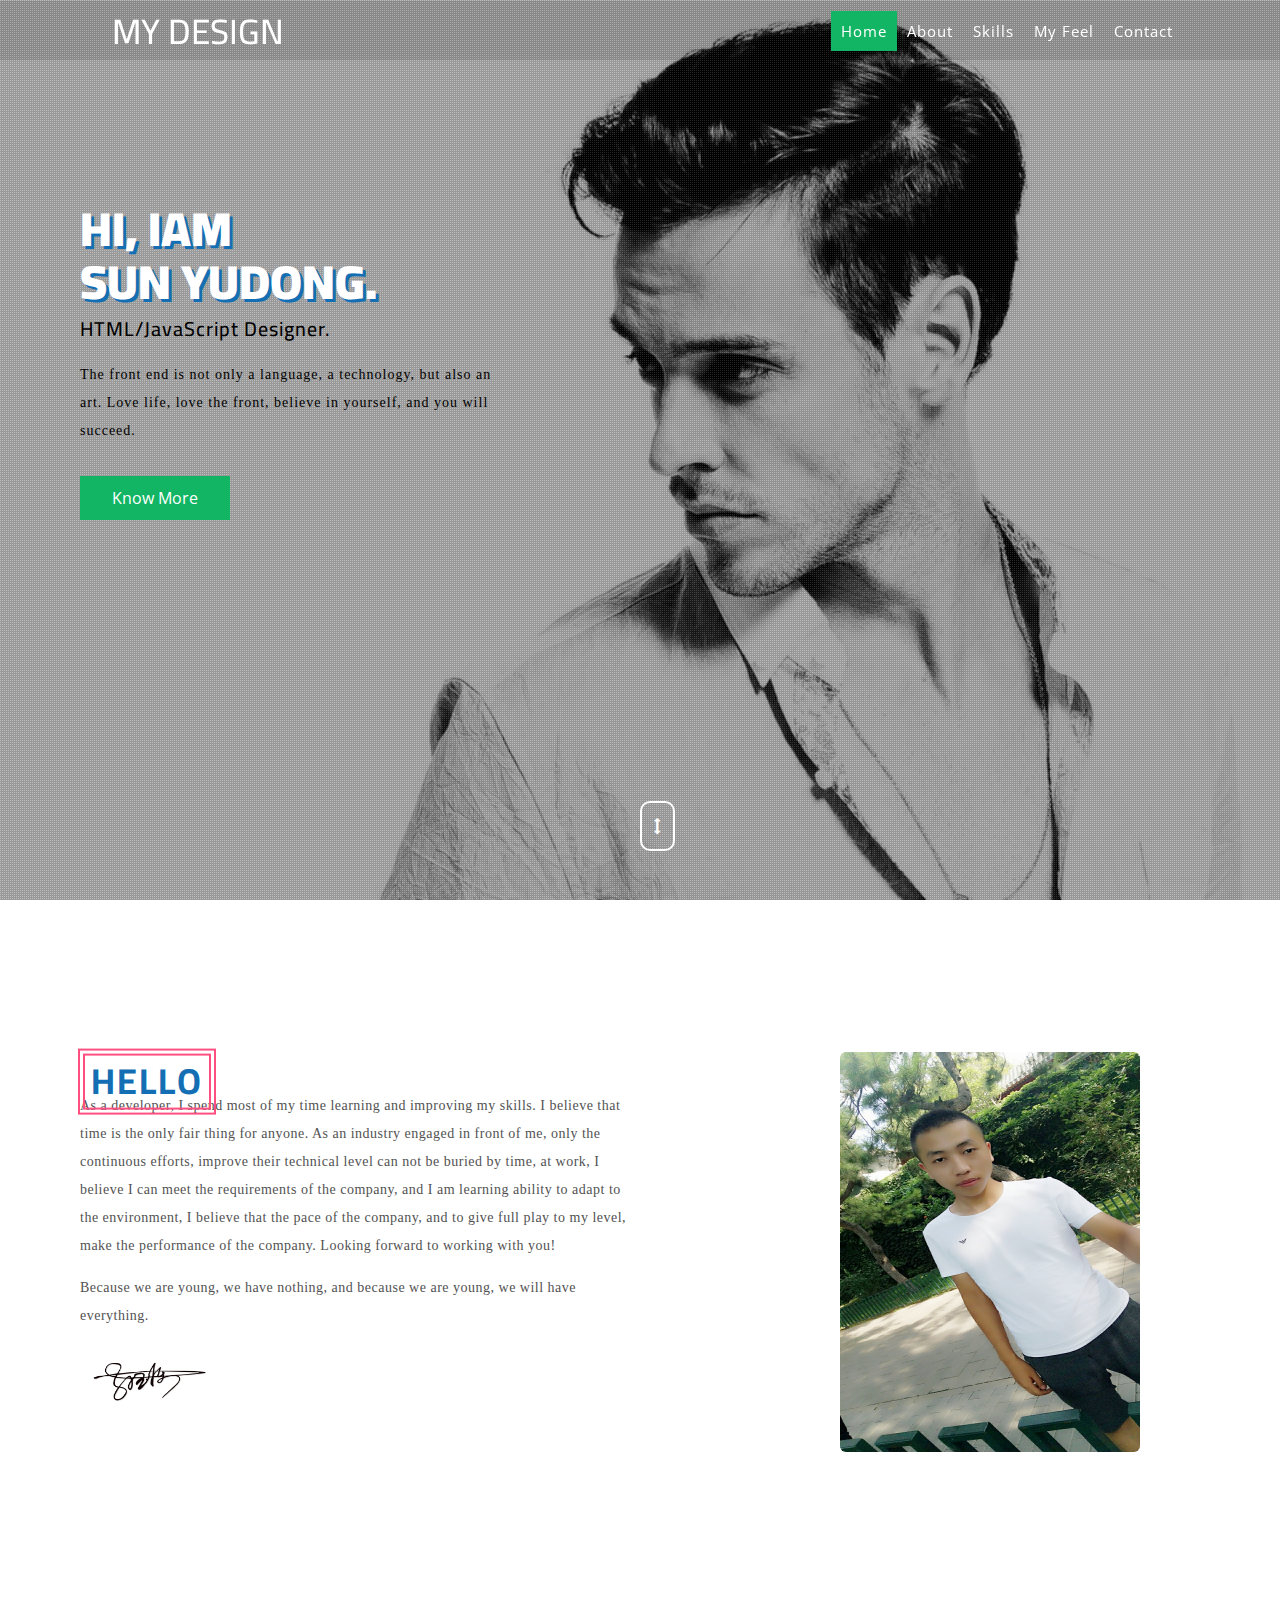
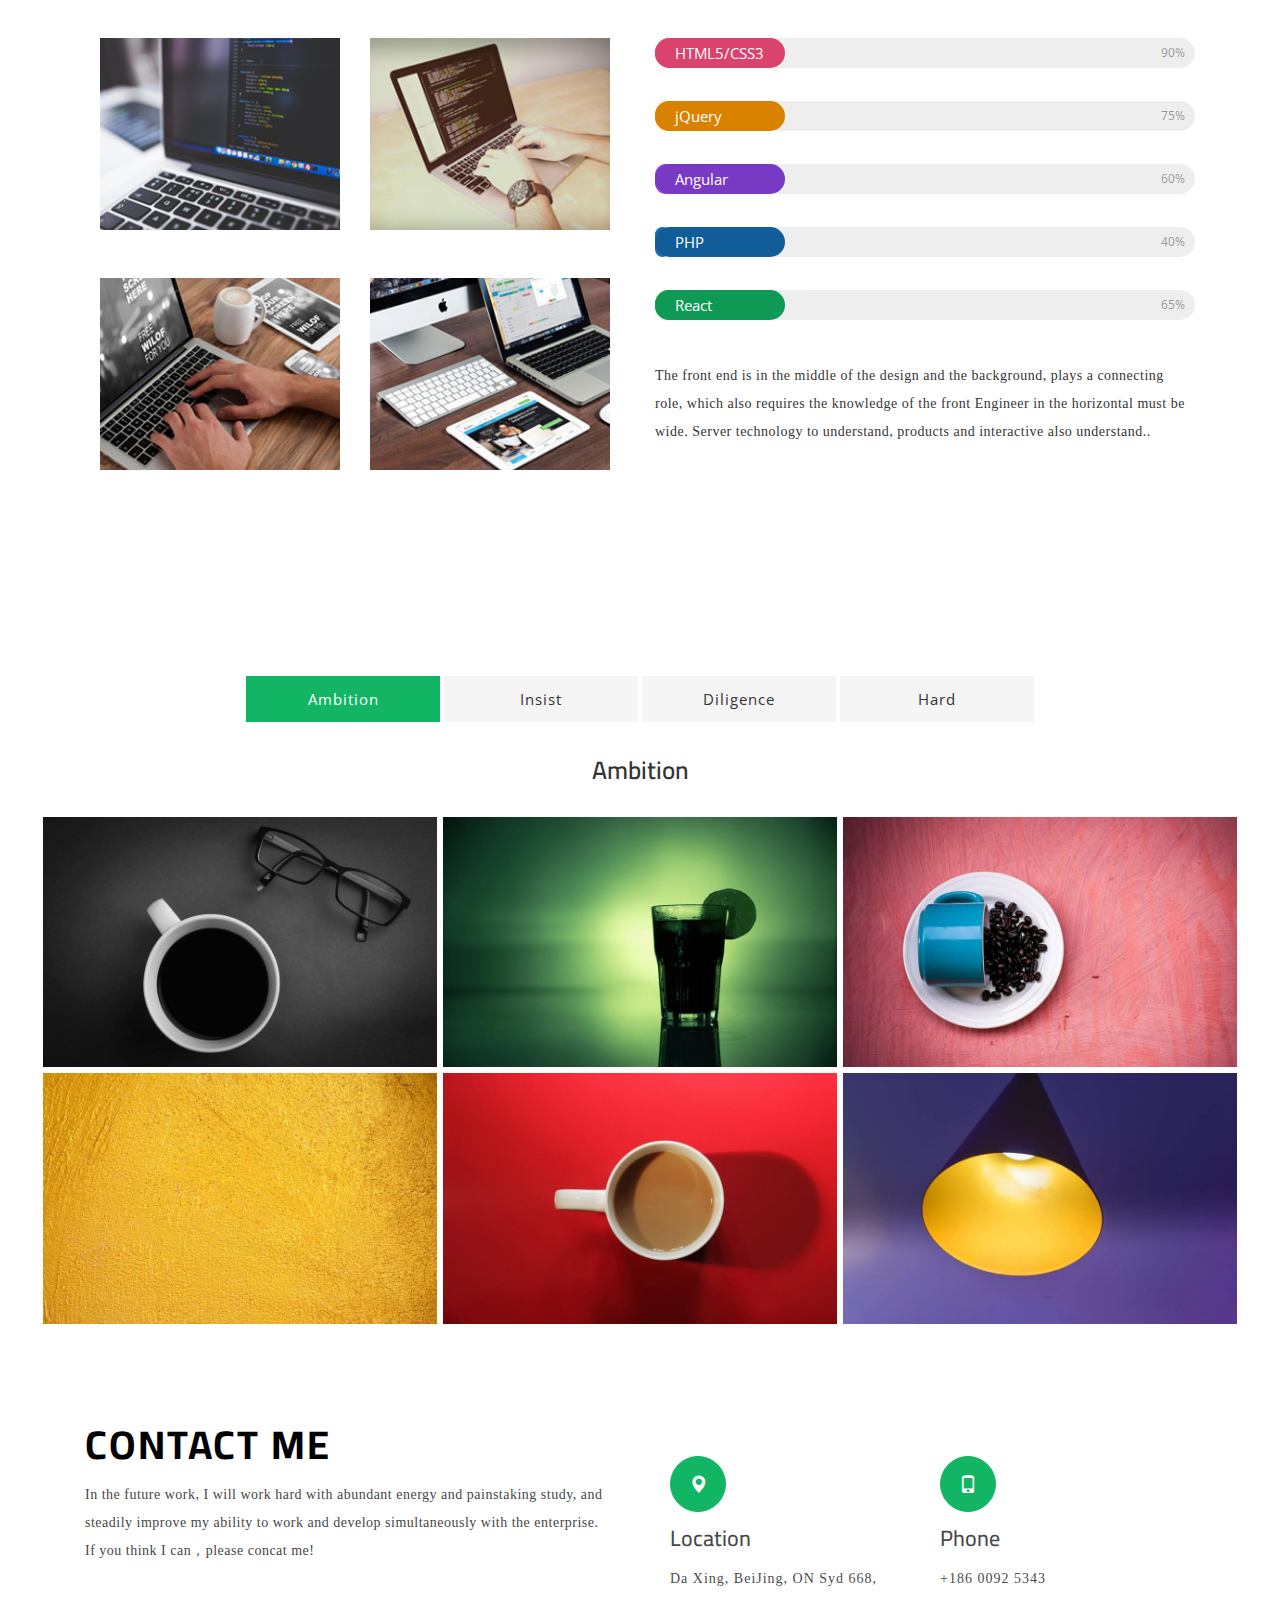
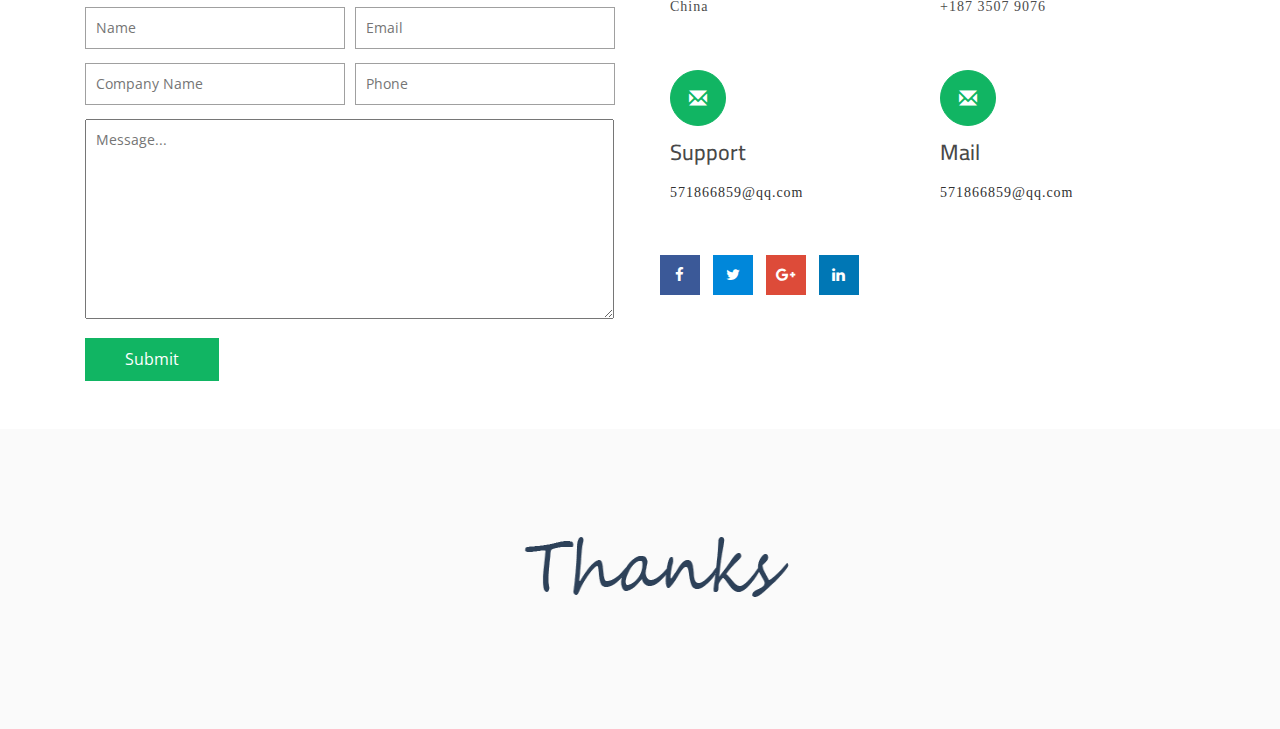
<file: index.html>
<!DOCTYPE html>
<html lang="en">
<head>
<title>personal website</title>
<link rel="shortcut icon" href="images/gza.png" type="image/x-icon" />
<!-- custom-theme -->
<meta name="viewport" content="width=device-width, initial-scale=1">
<meta http-equiv="Content-Type" content="text/html; charset=utf-8" />
<meta name="keywords" content="html,html5,css3,孙玉栋, 前端开发, web前端, web前端开发,
前端开发工程师, CSS, JavaScript,Ajax, jQuery,React, Vue" />
<meta name="description" content="孙玉栋,personal website，收集和发布前端开发信息的博客" />
    <style>
        /*css*/
        @import url('css/css.css');
    </style>
</head>
<body id="page-top" data-spy="scroll" data-target=".navbar-fixed-top">
<!-- banner -->
<div class="banner" id="home">
	<div class="agileinfo-dot">
		<div class="container">
		<!-- header -->
		<div class="header">
			<!-- Navigation -->
			<nav class="navbar navbar-default navbar-fixed-top"> 
					<div class="navbar-header page-scroll">
						<button type="button" class="navbar-toggle" data-toggle="collapse" data-target=".navbar-ex1-collapse">
							<span class="sr-only">My_Design</span>
							<span class="icon-bar"></span>
							<span class="icon-bar"></span>
							<span class="icon-bar"></span>
						</button>
						<h1><a class="navbar-brand" href="index.html">My Design</a></h1>
					</div> 
					<!-- Collect the nav links, forms, and other content for toggling -->
					<div class="collapse navbar-collapse navbar-ex1-collapse">
						<ul class="nav navbar-nav navbar-right cl-effect-five">
							<!-- Hidden li included to remove active class from about link when scrolled up past about section -->
							<li class="hidden"><a class="page-scroll" href="#page-top"></a>	</li>
							<li><a class="page-scroll scroll" href="#home">Home</a></li>
							<li><a class="page-scroll scroll" href="#about">About</a></li>
							<li><a class="page-scroll scroll" href="#skills">Skills</a></li>
							<li><a class="page-scroll scroll" href="#portfolio">My Feel</a></li>
							<li><a class="page-scroll scroll" href="#contact">Contact</a></li>
						</ul>
					</div>
					<!-- /.navbar-collapse -->
				<!-- /.container -->
			</nav>  
		</div>	
		<!-- //header -->

			<div class="wTh_banner_info">
				<div class="wTh_banner_info_grid">
					<h2 data-aos="fade-right">Hi, iam </h2>
					<h2 data-aos="fade-right">Sun YuDong.</h2>
					<h5>HTML/JavaScript Designer.</h5>
					<p>The front end is not only a language, a technology, but also an art.
                        Love life, love the front, believe in yourself, and you will succeed.</p>
					<ul data-aos="slide-up">
						<li><a href="#" class="wThls_more" data-toggle="modal" data-target="#myModal">Know More</a></li>
					</ul>
				</div>
			</div>
			<div class="thim-click-to-bottom">
				<a href="#about" class="scroll">
					<i class="fa fa-arrows-v" aria-hidden="true"></i>
				</a>
			</div>
		</div>
	</div>
</div>
<!-- banner -->

<!-- bootstrap-modal-pop-up -->
	<!-- modal -->
	<div class="modal about-modal fade" id="myModal" tabindex="-1" role="dialog">
		<div class="modal-dialog" role="document">
			<div class="modal-content">
				<div class="modal-header"> 
					<button type="button" class="close" data-dismiss="modal" aria-label="Close"><span aria-hidden="true">&times;</span></button>						
						<h4 class="modal-title">About Me</h4>
				</div> 
				<div class="modal-body">
					<div class="modalpad">
						<div class="about-modal wthree">
							<h3>Hi, i'm <span>Sun YuDong</span></h3>
							<h4>HTML/JavaScript programmer</h4>
							<ul class="address">
								<li>
									<ul class="agileits-address-text ">
										<li><b>D.O.B</b></li>
										<li>06-05-1998</li>
									</ul>
								</li>
                                <li>
                                    <ul class="agileits-address-text">
                                        <li><b>Age</b></li>
                                        <li><a href="#">20</a></li>
                                    </ul>
                                </li>
								<li>
									<ul class="agileits-address-text">
										<li><b>PHONE </b></li>
										<li>18600925343</li>
									</ul>
								</li>
                                <li>
                                    <ul class="agileits-address-text ">
                                        <li><b>WeChat</b></li>
                                        <li>571866859</li>
                                    </ul>
                                </li>
                                <li>
                                    <ul class="agileits-address-text ">
                                        <li><b>QQ</b></li>
                                        <li>571866859</li>
                                    </ul>
                                </li>
								<li>
									<ul class="agileits-address-text">
										<li><b>ADDRESS </b></li>
										<li>北京大兴</li>
									</ul>
								</li>
								<li>
									<ul class="agileits-address-text">
										<li><b>E-MAIL </b></li>
										<li><a href="mailto:example@mail.com">571866859@qq.com</a></li>
									</ul>
								</li>
                                <li>
                                    <ul class="agileits-address-text ">
                                        <li><b>Motto</b></li>
                                        <li>You must be poor if you are so busy</li>
                                    </ul>
                                </li>

                            </ul>
                        </div>
						<div class="clearfix"> </div>
				</div>
			</div>
		</div>
	</div>
	</div>
	<!-- //modal -->	
<!-- //bootstrap-modal-pop-up --> 

<!-- about -->
<div class="about" id="about">
	<h3 data-aos="zoom-in">About me</h3>
	<div class="col-md-six about-left">
		<h3 data-aos="slide-up">Hello</h3>
		<p>As a developer, I spend most of my time learning and improving my skills.
            I believe that time is the only fair thing for anyone.
            As an industry engaged in front of me, only the continuous efforts,
            improve their technical level can not be buried by time, at work,
            I believe I can meet the requirements of the company,
            and I am learning ability to adapt to the environment,
            I believe that the pace of the company, and to give full play to my level,
            make the performance of the company.
            Looking forward to working with you!</p>
		<p>Because we are young, we have nothing, and because we are young, we will have everything.</p>
		<img src="images/gqs.gif" alt=""/>
	</div>

    <div class="col-md-six about-right">
		<img src="images/mys.jpg" alt="" class="my"/>
	</div>
	<div class="clearfix"></div>
</div>
<!-- //about -->

<!-- skills -->
<div class="skills" id="skills">
	<div class="container">
				<h3 data-aos="zoom-in">Skills</h3>
		<div class="skill-grids">
			<div class="col-md-six skill-grids-left">
				<div class="col-md-six wThlabout-img">
				<div class="boxwTh-agile">
					<img src="images/s1.jpg" alt="" class="img-responsive" />
                    <a href="skill/one/html.html">
					<div class="agile-caption">
						<h3>HTML</h3>
						<p>One Cannot Die.</p>
					</div>
                    </a>
				</div>
				</div>
				<div class="col-md-six wThlabout-img">
				<div class="boxwTh-agile">
					<img src="images/s2.jpg" alt="" class="img-responsive" />
                    <a href="skill/can/can.html">
					<div class="agile-caption">
						<h3>JavaScript</h3>
						<p>3D Parallel world.</p>
					</div>
                    </a>
				</div>
				</div>
				<div class="clearfix"></div>
				<div class="col-md-six wThlabout-img">
				<div class="boxwTh-agile">
					<img src="images/s3.jpg" alt="" class="img-responsive" />
                    <a href="skill/xingxing/index.html">
					<div class="agile-caption">
						<h3>CSS</h3>
						<p>simulation 3D Planetary motion.</p>
					</div>
                    </a>
				</div>
				</div>
				<div class="col-md-six wThlabout-img">
				<div class="boxwTh-agile">
					<img src="images/s4.jpg" alt="" class="img-responsive" />
                    <a href="skill/cuimian/index.html">
					<div class="agile-caption">
						<h3>JQUERY</h3>
						<p>Hypnosis clock.</p>
					</div>
                    </a>
				</div>
				</div>
				<div class="clearfix"></div>
			</div>
			<div class="col-md-six skill-grids-right">
					
			<!-- Skills -->
			<div class="skillbar clearfix " data-percent="80%">
				<div class="skillbar-title" style="background: #ff4f81;"><span>HTML5/CSS3</span></div>
				<div class="skillbar-bar" style="background: #ff4f81;"></div>
				<div class="skill-bar-percent">90%</div>
			</div> <!-- End Skill Bar -->

			<div class="skillbar clearfix " data-percent="75%">
				<div class="skillbar-title" style="background: #ff9900;"><span>jQuery</span></div>
				<div class="skillbar-bar" style="background: #ff9900;"></div>
				<div class="skill-bar-percent">75%</div>
			</div> <!-- End Skill Bar -->

			<div class="skillbar clearfix " data-percent="60%">
				<div class="skillbar-title" style="background: #8e43e7;"><span>Angular</span></div>
				<div class="skillbar-bar" style="background: #8e43e7;"></div>
				<div class="skill-bar-percent">60%</div>
			</div> <!-- End Skill Bar -->

			<div class="skillbar clearfix " data-percent="40%">
				<div class="skillbar-title" style="background: #146eb4;"><span>PHP</span></div>
				<div class="skillbar-bar" style="background: #146eb4;"></div>
				<div class="skill-bar-percent">40%</div>
			</div> <!-- End Skill Bar -->

			<div class="skillbar clearfix " data-percent="75%">
				<div class="skillbar-title" style="background: #11b563;"><span>React</span></div>
				<div class="skillbar-bar" style="background: #11b563;"></div>
				<div class="skill-bar-percent">65%</div>
			</div> <!-- End Skill Bar -->

				<p class="p1">The front end is in the middle of the design and the background,
                    plays a connecting role,
                    which also requires the knowledge of the front Engineer in the horizontal must be wide.
                    Server technology to understand,
                    products and interactive also understand..</p>
			<!-- //Skills -->
			</div>
			<div class="clearfix"></div>
		</div>
	</div>
</div>
<!-- //skills -->


 
 <!-- Portfolio -->
	<div class="portfolio" id="portfolio">
		<h3 data-aos="zoom-in" >Mood Wall</h3>

		<div class="tabs tabs-style-bar">
			<nav>
				<ul>
					<li><a href="#section-bar-1" class="icon icon-box"><span>Ambition</span></a></li>
					<li><a href="#section-bar-2" class="icon icon-display"><span>Insist</span></a></li>
					<li><a href="#section-bar-3" class="icon icon-upload"><span>Diligence</span></a></li>
					<li><a href="#section-bar-four" class="icon icon-tools"><span>Hard</span></a></li>
				</ul>
			</nav>

			<div class="content-wrap">

				<!-- Tab-1 -->
				<section class="agileits">
					<h4>Ambition</h4>
					<div class="gallery-grids">
						<div class="col-md-four col-sm-four gallery-top">

								<figure class="effect-bubba">
									<img src="images/5.jpg" alt="" class="img-responsive">
									<figcaption>
										<h6>第一个青春是上帝给的</h6>
									</figcaption>
								</figure>

						</div>
						<div class="col-md-four col-sm-four gallery-top">

								<figure class="effect-bubba">
									<img src="images/p4.jpg" alt="" class="img-responsive">
									<figcaption>
										<h6>第二个青春是靠自己努力的</h6>
									</figcaption>
								</figure>

						</div>
						<div class="col-md-four col-sm-four gallery-top">

								<figure class="effect-bubba">
									<img src="images/p5.jpg" alt="" class="img-responsive">
									<figcaption>
										<h6>一个人必须经过一番刻苦奋斗</h6>
									</figcaption>
								</figure>

						</div>
						<div class="col-md-four col-sm-four gallery-top">

								<figure class="effect-bubba">
									<img src="images/p6.jpg" alt="" class="img-responsive">
									<figcaption>
										<h6>才会有所成就。</h6>
									</figcaption>
								</figure>

						</div>
						<div class="col-md-four col-sm-four gallery-top">

								<figure class="effect-bubba">
									<img src="images/p7.jpg" alt="" class="img-responsive">
									<figcaption>
										<h6>有期盼的生活</h6>
									</figcaption>
								</figure>

						</div>
						<div class="col-md-four col-sm-four gallery-top">

								<figure class="effect-bubba">
									<img src="images/p8.jpg" alt="" class="img-responsive">
									<figcaption>
										<h6>饮食当下的滋味。</h6>
									</figcaption>
								</figure>

						</div>
						<div class="clearfix"></div>
					</div>
				</section>
				<!-- //Tab-1 -->

				<!-- Tab-2 -->
				<section class="agileits">
					<h4>Insist</h4>
					<div class="gallery-grids">
						<div class="col-md-four col-sm-four gallery-top">

								<figure class="effect-bubba">
									<img src="images/p1.jpg" alt="" class="img-responsive">
									<figcaption>
										<h6>失去只是一种姿势</h6>
									</figcaption>
								</figure>

						</div>
						<div class="col-md-four col-sm-four gallery-top">

								<figure class="effect-bubba">
									<img src="images/p2.jpg" alt="" class="img-responsive">
									<figcaption>
										<h6>得到并不等同于幸福。</h6>
									</figcaption>
								</figure>

						</div>
						<div class="col-md-four col-sm-four gallery-top">
								<figure class="effect-bubba">
									<img src="images/p3.jpg" alt="" class="img-responsive">
									<figcaption>
										<h6>每一种创伤</h6>
									</figcaption>
								</figure>
						</div>
						<div class="col-md-four col-sm-four gallery-top">

								<figure class="effect-bubba">
									<img src="images/p12.jpg" alt="" class="img-responsive">
									<figcaption>
										<h6>都是一种成熟</h6>
									</figcaption>
								</figure>

						</div>
						<div class="col-md-four col-sm-four gallery-top">

								<figure class="effect-bubba">
									<img src="images/p13.jpg" alt="" class="img-responsive">
									<figcaption>
										<h6>时刻提醒自己</h6>
									</figcaption>
								</figure>

						</div>
						<div class="col-md-four col-sm-four gallery-top">

								<figure class="effect-bubba">
									<img src="images/8.jpg" alt="" class="img-responsive">
									<figcaption>
										<h6>你是谁，想成为什么样的人</h6>
									</figcaption>
								</figure>
						</div>

						<div class="clearfix"></div>
					</div>
				</section>
				<!-- //Tab-2 -->

				<!-- Tab-3 -->
				<section id="col-md-six" class="agileits">
					<h4>Diligence</h4>
					<div class="gallery-grids">
                        <div class="col-md-four col-sm-four gallery-top">
                                <figure class="effect-bubba">
                                    <img src="images/p9.jpg" alt="" class="img-responsive">
                                    <figcaption>
                                        <h6>你那么忙，一定很穷吧</h6>
                                    </figcaption>
                                </figure>
                        </div>

                        <div class="col-md-four col-sm-four gallery-top">

                                <figure class="effect-bubba">
                                    <img src="images/9.jpg" alt="" class="img-responsive">
                                    <figcaption>
                                        <h6>成年人的生活里没有容易二字</h6>
                                    </figcaption>
                                </figure>
                        </div>
                        <div class="col-md-four col-sm-four gallery-top">

                                <figure class="effect-bubba">
                                    <img src="images/6.jpg" alt="" class="img-responsive">
                                    <figcaption>
                                        <h6>没有什么是过不去的</h6>
                                    </figcaption>
                                </figure>
                        </div>
                        <div class="col-md-four col-sm-four gallery-top">

                                <figure class="effect-bubba">
                                    <img src="images/7.jpg" alt="" class="img-responsive">
                                    <figcaption>
                                        <h6>醒醒，你在几等舱</h6>
                                    </figcaption>
                                </figure>

                        </div>
						<div class="col-md-four col-sm-four gallery-top">

								<figure class="effect-bubba">
									<img src="images/p2.jpg" alt="" class="img-responsive">
									<figcaption>
										<h6>成功的速度</h6>
									</figcaption>
								</figure>

						</div>
						<div class="col-md-four col-sm-four gallery-top">

								<figure class="effect-bubba">
									<img src="images/p3.jpg" alt="" class="img-responsive">
									<figcaption>
										<h6>一定要超过父母老去的速度。</h6>
									</figcaption>
								</figure>

						</div>

						<div class="clearfix"></div>
					</div>
				</section>
				<!-- //Tab-3 -->

				<!-- Tab-4 -->
				<section class="agileits">
					<h4>Hard</h4>
					<div class="gallery-grids">
						<div class="col-md-four col-sm-four gallery-top">
								<figure class="effect-bubba">
									<img src="images/p10.jpg" alt="" class="img-responsive">
									<figcaption>
										<h6>世界终会为你的勇敢而让步。</h6>
									</figcaption>
								</figure>

						</div>
						<div class="col-md-four col-sm-four gallery-top">

								<figure class="effect-bubba">
									<img src="images/p11.jpg" alt="" class="img-responsive">
									<figcaption>
										<h6>忙于采集的蜜蜂</h6>
									</figcaption>
								</figure>

						</div>
						<div class="col-md-four col-sm-four gallery-top">

								<figure class="effect-bubba">
									<img src="images/p12.jpg" alt="" class="img-responsive">
									<figcaption>
										<h6>无暇在人前高谈阔论。</h6>
									</figcaption>
								</figure>
						</div>
						<div class="col-md-four col-sm-four gallery-top">

								<figure class="effect-bubba">
									<img src="images/p13.jpg" alt="" class="img-responsive">
									<figcaption>
										<h6>含泪播种的人一定能含笑收获。</h6>
									</figcaption>
								</figure>

						</div>
						<div class="col-md-four col-sm-four gallery-top">
								<figure class="effect-bubba">
									<img src="images/p5.jpg" alt="" class="img-responsive">
									<figcaption>
										<h6>懂得低头，才能出头。</h6>
									</figcaption>
								</figure>
						</div>

						<div class="col-md-four col-sm-four gallery-top">
								<figure class="effect-bubba">
									<img src="images/p6.jpg" alt="" class="img-responsive">
									<figcaption>
										<h6>人之所以能，是相信能。</h6>
									</figcaption>
								</figure>
						</div>
						<div class="clearfix"></div>
					</div>
				</section>
				<!-- //Tab-4 -->
				
			</div>
		</div>
</div>

<!-- contact -->
<div class="contact" id="contact">
	<div class="container">
		<div class="col-md-six contact-left">
			<h3>contact me</h3>
				<p>
                    In the future work,
                    I will work hard with abundant energy and painstaking study,
                    and steadily improve my ability to work and develop simultaneously with the enterprise.<br>
                    If you think I can，please concat me!
                </p>
			<form action="#" method="post">
					<div class="col-md-six agileits_agile_about_mail_left">
						<input type="text" name="Name" placeholder="Name" required="">
						<input type="text" name="Subject" placeholder="Company Name" required="">
					</div>
					<div class="col-md-six agileits_agile_about_mail_left">
						<input type="email" name="Email" placeholder="Email" required="">
						<input type="text" name="Phone" placeholder="Phone" required="">
					</div>
				<div class="clearfix"> </div>
				<textarea name="Message" placeholder="Message..." required=""></textarea>
				<input type="submit" value="Submit">
			</form>
		</div>
		<div class="col-md-six contact-right">
			<div class="col-md-six contactright1">
			<span class="glyphicon glyphicon-map-marker" aria-hidden="true"></span>
			<h4>Location</h4>
			<p>Da Xing, BeiJing, ON Syd 668, China</p>
			</div>
			<div class="col-md-six contactright1">
			<span class="glyphicon glyphicon-phone" aria-hidden="true"></span>
			<h4>Phone</h4>
			<p>+186 0092 5343</p>
			<p>+187 3507 9076</p>
			</div>
			<div class="clearfix"></div>
			<div class="col-md-six contactright1">
			<span class="glyphicon glyphicon-envelope" aria-hidden="true"></span>
			<h4>Support</h4>
			<p><a href="571866859@qq.com">571866859@qq.com</a></p>
			</div>
			<div class="col-md-six contactright1">
			<span class="glyphicon glyphicon-envelope" aria-hidden="true"></span>
			<h4>Mail</h4>
			<p><a href="571866859@qq.com">571866859@qq.com</a></p>
			</div>
			<div class="clearfix"></div>
			<ul class="top-links">
				<li><a href="#"><i class="fa fa-facebook"></i></a></li>
				<li><a href="#"><i class="fa fa-twitter"></i></a></li>
				<li><a href="#"><i class="fa fa-google-plus"></i></a></li>
				<li><a href="#"><i class="fa fa-linkedin"></i></a></li>
			</ul>
		</div>
		<div class="clearfix"></div>
	</div>
</div>

<!-- copyright -->


<div class="footer">
    <div class="box clear">
        <div class="footer-r">
            <img src="images/thanks.png" alt="">
        </div>
    </div>
</div>

<!-- js -->

<script type="text/javascript" src="js/jquery-2.1.4.min.js"></script>
<script src="js/bootstrap.js"></script>
<script src="js/cbpFWTabs.js"></script>
<script src="js/jquery.swipebox.min.js"></script>
<script src="js/index.js"></script>
<script src="js/aos.js"></script>
<script src="js/aos1.js"></script>
<script type="text/javascript" src="js/move-top.js"></script>
<script type="text/javascript" src="js/easing.js"></script>

</body>
</html>
</file>
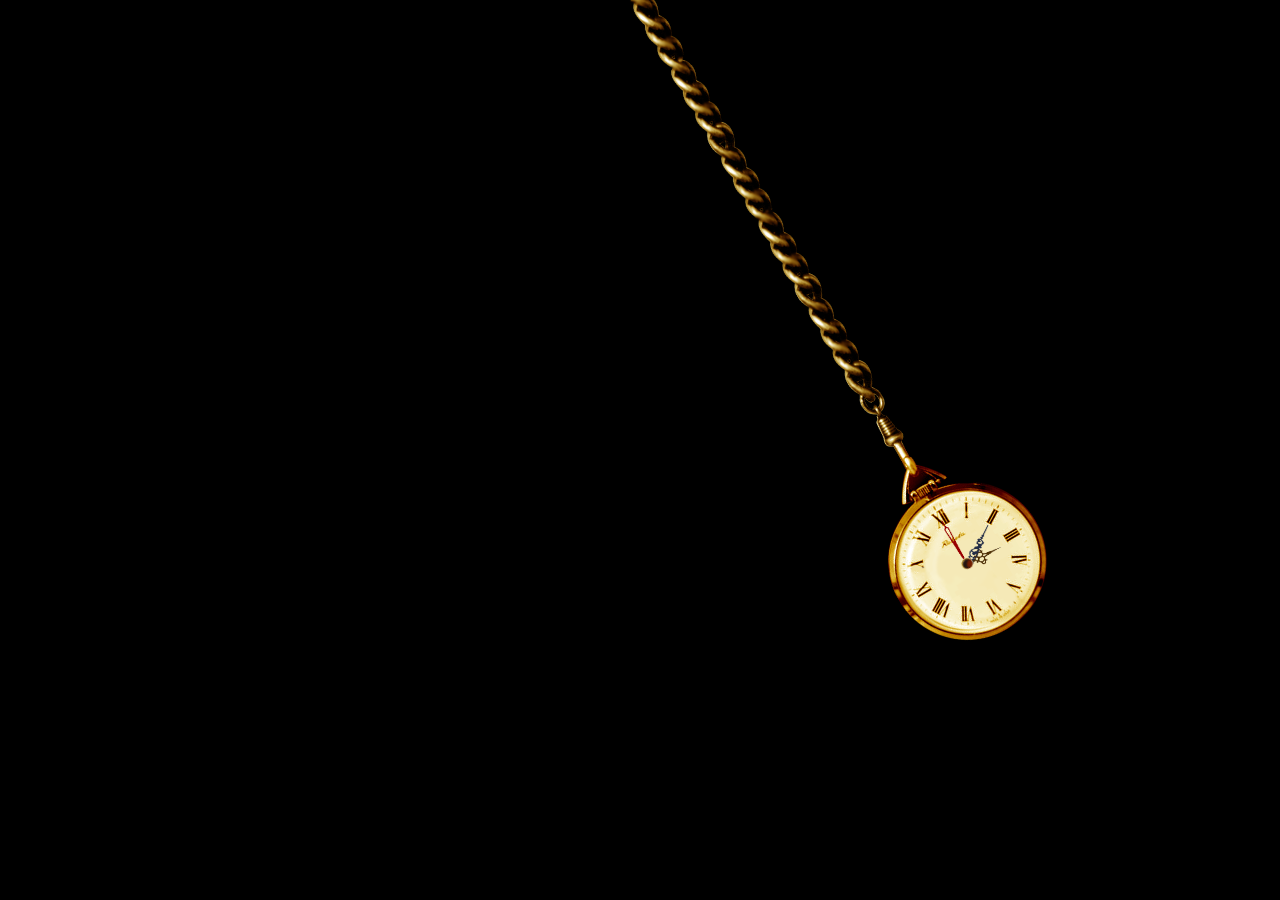
<file: skill/cuimian/index.html>
<!DOCTYPE html>
<html>
<head>
<meta charset="gb2312">
<title>jQuery+CSS3+HTML5���߻���ҡ�ڶ�����Ч</title>
<style type="text/css">
*{
	margin: 0;
	padding: 0;
}
body{
	background: #000;
}
@-webkit-keyframes rotate{
	to{
		-webkit-transform: rotate(30deg);
	}
}
@-ms-keyframes rotate{
	to{
		-ms-transform: rotate(30deg);
	}
}
@-moz-keyframes rotate{
	to{
		-moz-transform: rotate(30deg);
	}
}
@-o-keyframes rotate{
	to{
		-o-transform: rotate(30deg);
	}
}
@keyframes rotate{
	to{
		transform: rotate(30deg);
	}
}
.clock{
	-webkit-transform-origin: center top;
	-ms-transform-origin: center top;
	-moz-transform-origin: center top;
	-o-transform-origin: center top;
	transform-origin: center top;
	-webkit-transform: rotate(-30deg);
	-ms-transform: rotate(-30deg);
	-moz-transform: rotate(-30deg);
	-o-transform: rotate(-30deg);
	transform: rotate(-30deg);
	display: block;
	width: 200px;
	height:737px;
	margin: 0 auto;
	background: url(img/2.png) center no-repeat;
	background-size: 100% 100%;
	-webkit-animation: rotate 1.5s ease-in-out alternate infinite;
	-ms-animation: rotate 1.5s ease-in-out alternate infinite;
	-moz-animation: rotate 1.5s ease-in-out alternate infinite;
	-o-animation: rotate 1.5s ease-in-out alternate infinite;
	animation: rotate 1.5s ease-in-out alternate infinite;
	position: relative;
	margin-top: -5px;
}
.circle{
	width: 72%;
	height: 144px;
	position: absolute;
	bottom: 9px;
	left: 27px;
	border-radius: 200px;
}
.circlecenter{
	position: absolute;
	left: 50%;
	top: 50%;
	margin-left: -6px;
	margin-top: -6px;
	width: 12px;
	height: 12px;
	background: url(img/3.png) no-repeat center;
	background-size: 100% 100%;
	z-index: 5;
}
.shizhen{
	width: 16px;
	height: 38px;
	background: url(img/shizhen.png) center no-repeat;
	background-size: 100% 100%;
	position: absolute;
	left: 64px;
	top: 34px;
	-webkit-transform-origin: center bottom;
	-ms-transform-origin: center bottom;
	-moz-transform-origin: center bottom;
	-o-transform-origin: center bottom;
	transform-origin: center bottom;
	-webkit-animation: shizhen 43200s linear infinite;
	-ms-animation: shizhen 43200s linear infinite;
	-moz-animation: shizhen 43200s linear infinite;
	-o-animation: shizhen 43200s linear infinite;
	animation: shizhen 43200s linear infinite;
	-webkit-transform: rotate(0deg);
	-ms-transform: rotate(0deg);
	-moz-transform: rotate(0deg);
	-o-transform: rotate(0deg);
	transform: rotate(0deg);
	z-index: 2;
}
@-webkit-keyframes shizhen{
	to{-webkit-transform: rotate(360deg);}
}
@-ms-keyframes shizhen{
	to{-ms-transform: rotate(360deg);}
}
@-moz-keyframes shizhen{
	to{-moz-transform: rotate(360deg);}
}
@-o-keyframes shizhen{
	to{-o-transform: rotate(360deg);}
}
@keyframes shizhen{
	to{transform: rotate(360deg);}
}
.fenzhen{
	width: 9px;
	height: 44px;
	background: url(img/fenzhen.png) center no-repeat;
	background-size: 100% 100%;
	position: absolute;
	left: 68px;
	top: 29px;
	-webkit-transform-origin: center bottom;
	-ms-transform-origin: center bottom;
	-moz-transform-origin: center bottom;
	-o-transform-origin: center bottom;
	transform-origin: center bottom;
	-webkit-animation: shizhen 3600s linear infinite;
	-ms-animation: shizhen 3600s linear infinite;
	-moz-animation: shizhen 3600s linear infinite;
	-o-animation: shizhen 3600s linear infinite;
	animation: shizhen 3600s linear infinite;
	-webkit-transform: rotate(0deg);
	-ms-transform: rotate(0deg);
	-moz-transform: rotate(0deg);
	-o-transform: rotate(0deg);
	transform: rotate(0deg);
	z-index: 3;
}
.miaozhen{
	width: 5px;
	height: 50px;
	background: url(img/miaozhen.png) center no-repeat;
	background-size: 100% 100%;
	position: absolute;
	left: 69px;
	top: 22px;
	-webkit-transform-origin: center bottom;
	-ms-transform-origin: center bottom;
	-moz-transform-origin: center bottom;
	-o-transform-origin: center bottom;
	transform-origin: center bottom;
	-webkit-transform: rotate(0deg);
	-ms-transform: rotate(0deg);
	-moz-transform: rotate(0deg);
	-o-transform: rotate(0deg);
	transform: rotate(0deg);
	z-index: 4;
}
audio{
	display: none;
}
</style>

<script src="js/jquery.js" type="text/javascript"></script>
</head>
<body>

<div class="clock">
	<div class="circle">
		<div class="circlecenter"></div>
		<div class="miaozhen"></div>
		<div class="fenzhen"></div>
		<div class="shizhen"></div>
	</div>
</div>

<audio src="img/miao.mp3"></audio>

<script type="text/javascript">
var ad=$('audio')[0];
ad.play();
setInterval(function(){
	ad.play();
},1000);
var myTime=new Date();
var houre=myTime.getHours();
var minutes=myTime.getMinutes();
var seconds=myTime.getSeconds();
console.log(houre);
console.log(minutes);
console.log(seconds);
var miao=seconds;
var mz=$('.miaozhen');
setInterval(function(){
	if(miao==59){
		miao=0;
		mz.css({
			'-webkit-transform': 'rotate(0deg)',
			'-ms-transform': 'rotate(0deg)',
			'-moz-transform': 'rotate(0deg)',
			'-o-transform': 'rotate(0deg)',
			'transform': 'rotate(0deg)'
		})
	}else{
		miao++;
		miaodu=miao*6;
		mz.css({
			'-webkit-transform': 'rotate('+miaodu+'deg)',
			'-ms-transform': 'rotate('+miaodu+'deg)',
			'-moz-transform': 'rotate('+miaodu+'deg)',
			'-o-transform': 'rotate('+miaodu+'deg)',
			'transform': 'rotate('+miaodu+'deg)'
		})
	}
},1000);
var minutesdeg=parseInt(minutes*6)+parseInt(seconds/10);
$('.fenzhen').css({
	'-webkit-transform': 'rotate('+minutesdeg+'deg)',
	'-ms-transform': 'rotate('+minutesdeg+'deg)',
	'-moz-transform': 'rotate('+minutesdeg+'deg)',
	'-o-transform': 'rotate('+minutesdeg+'deg)',
	'transform': 'rotate('+minutesdeg+'deg)'
})
var houredeg=parseInt(houre%12*30)+parseInt(minutes/2);
$('.shizhen').css({
	'-webkit-transform': 'rotate('+houredeg+'deg)',
	'-ms-transform': 'rotate('+houredeg+'deg)',
	'-moz-transform': 'rotate('+houredeg+'deg)',
	'-o-transform': 'rotate('+houredeg+'deg)',
	'transform': 'rotate('+houredeg+'deg)'
})
</script>

<div style="text-align:center;margin:50px 0; font:normal 14px/24px 'MicroSoft YaHei';color:#ffffff">
</div>
</body>
</html>
</file>
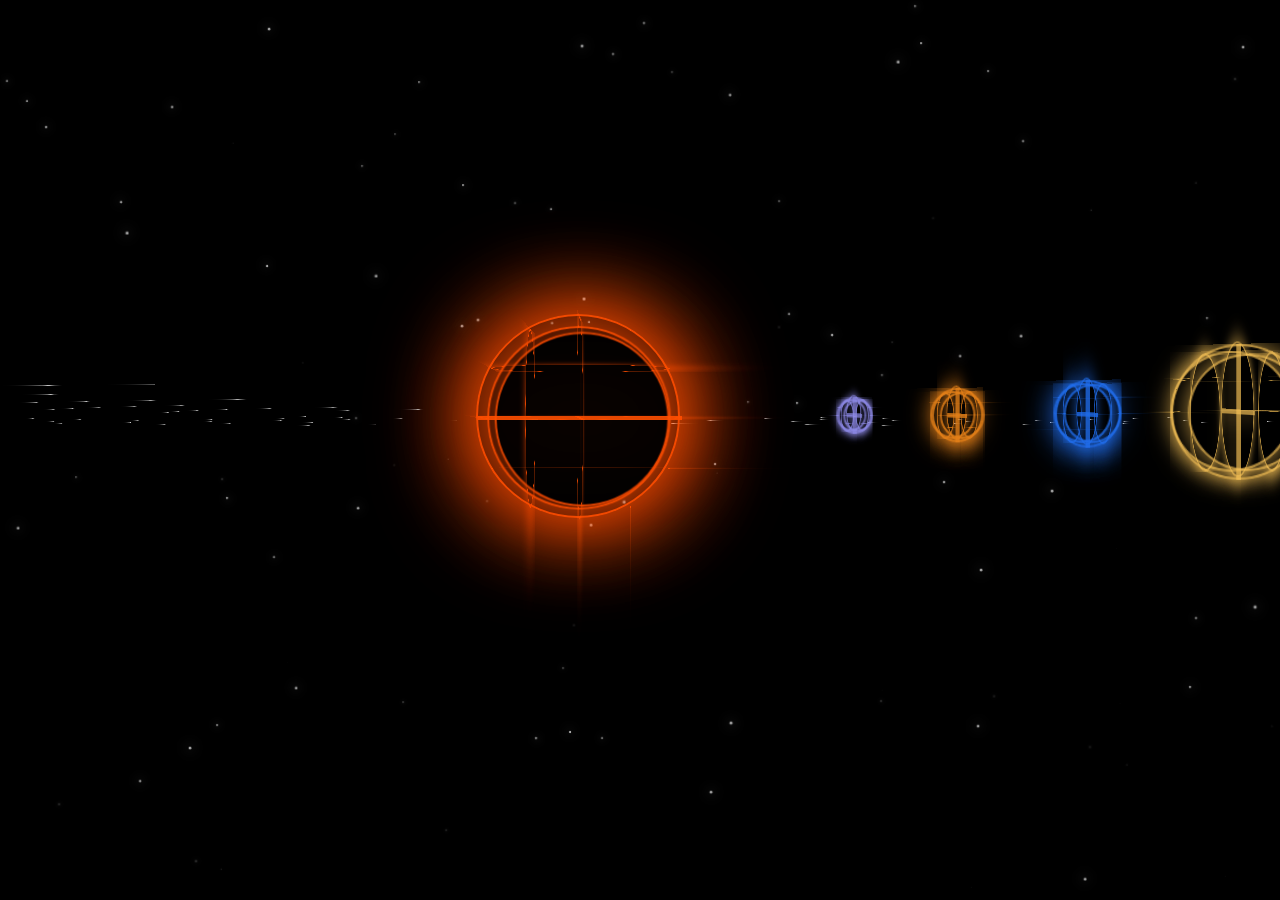
<file: skill/xingxing/index.html>
<!DOCTYPE html>
<html>
<head>
  <meta http-equiv="Content-Type" content="text/html; charset=utf-8" />
  <title>css3模拟3D行星运转效果图</title>
    <link rel="stylesheet" type="text/css" href="css/reset.css" />
    <link rel="stylesheet" type="text/css" href="css/solarSystemStyle.css" />
</head>
<body>
  <div class="container">
    <!-- 3d照片墙 -->
    <div class="demo-perspective-photo">
      <div id="contentContainer">
        <div id="carouselContainer">
          <figure class="mod-sun">
            <div class="x">
              <div class="x1"></div>
              <div class="x2"></div>
              <div class="xInner"></div>
              <div class="y"></div>
              <div class="y1"></div>
              <div class="y2"></div>
              <div class="yInner"></div>
              <div class="z"></div>
              <div class="z1"></div>
              <div class="z2"></div>
              <div class="zInner"></div>
            </div>
          </figure>
          <figure class='example example1'>
            <div class="x">
              <div class="x1"></div>
              <div class="x2"></div>
              <div class="xInner"></div>
              <div class="y"></div>
              <div class="y1"></div>
              <div class="y2"></div>
              <div class="yInner"></div>
              <div class="z"></div>
              <div class="z1"></div>
              <div class="z2"></div>
              <div class="zInner"></div>
            </div>
          </figure>
          <figure class='example example2'>
            <div class="x">
              <div class="x1"></div>
              <div class="x2"></div>
              <div class="xInner"></div>
              <div class="y"></div>
              <div class="y1"></div>
              <div class="y2"></div>
              <div class="yInner"></div>
              <div class="z"></div>
              <div class="z1"></div>
              <div class="z2"></div>
              <div class="zInner"></div>
            </div>
          </figure>
          <figure class='example example3'>
            <div class="x">
              <div class="x1"></div>
              <div class="x2"></div>
              <div class="xInner"></div>
              <div class="y"></div>
              <div class="y1"></div>
              <div class="y2"></div>
              <div class="yInner"></div>
              <div class="z"></div>
              <div class="z1"></div>
              <div class="z2"></div>
              <div class="zInner"></div>
            </div>
          </figure>
          <figure class='example example4'>
            <div class="x">
              <div class="x1"></div>
              <div class="x2"></div>
              <div class="xInner"></div>
              <div class="y"></div>
              <div class="y1"></div>
              <div class="y2"></div>
              <div class="yInner"></div>
              <div class="z"></div>
              <div class="z1"></div>
              <div class="z2"></div>
              <div class="zInner"></div>
            </div>
          </figure>
          <figure class='example example5'>
            <div class="x">
              <div class="x1"></div>
              <div class="x2"></div>
              <div class="xInner"></div>
              <div class="y"></div>
              <div class="y1"></div>
              <div class="y2"></div>
              <div class="yInner"></div>
              <div class="z"></div>
              <div class="z1"></div>
              <div class="z2"></div>
              <div class="zInner"></div>
            </div>
          </figure>
          <figure class='example example6'>
            <div class="x">
              <div class="x1"></div>
              <div class="x2"></div>
              <div class="xInner"></div>
              <div class="y"></div>
              <div class="y1"></div>
              <div class="y2"></div>
              <div class="yInner"></div>
              <div class="z"></div>
              <div class="z1"></div>
              <div class="z2"></div>
              <div class="zInner"></div>
            </div>
          </figure>
          <figure class="circle circle1"></figure>
          <figure class="circle circle2"></figure>
          <figure class="circle circle3"></figure>
          <figure class="circle circle4"></figure>
          <figure class="circle circle5"></figure>
          <figure class="circle circle6"></figure>
        </div>
      </div>
    </div>
  </div>

  <script src="js/jquery-1.8.0.min.js"></script>
  <script src="js/TweenMax.min.js"></script>
  <script src="js/solarSystem.js"></script>
  <script>
    $('.demo-perspective-photo,#contentContainer').css('height',$(window).height());
  </script>
</html>
</file>
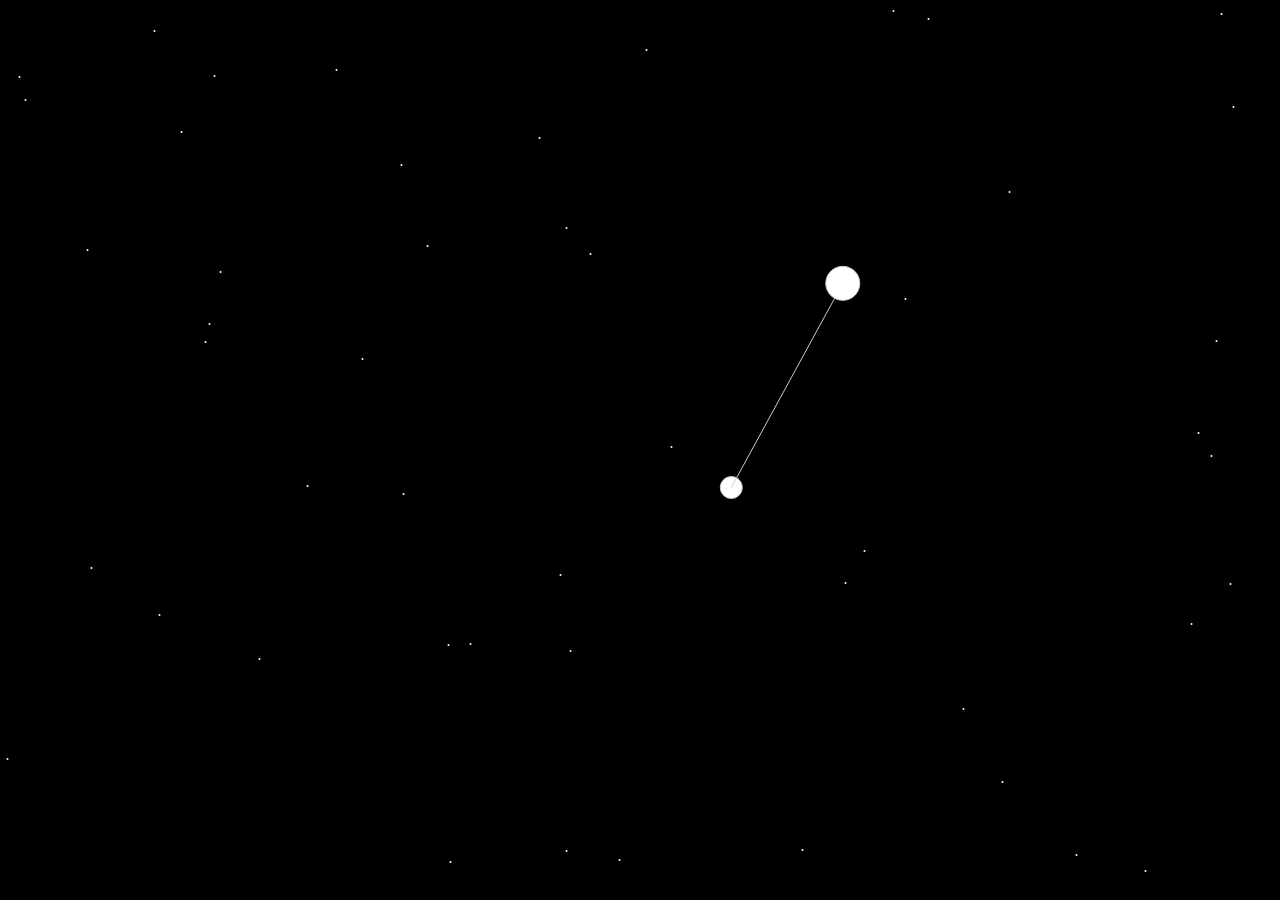
<file: skill/can/can.html>
<!doctype html> 
<html> 
<head> 
<meta charset="utf-8"> 
<title></title> 
<style type="text/css">
body,html{overflow: hidden;}

canvas{box-shadow:3px 4px 5px #000;background:rgb(0,0,0);position: absolute;left: 0;top: 0;}
</style>

</head>
<body>
<canvas id="cv1" width="1200" height="540"></canvas>
 <script type="text/javascript" src='js/potato01.js'></script>
   <script type="text/javascript">
var     w = document.documentElement.clientWidth,
    h = document.documentElement.clientHeight,
    cv = document.getElementById('cv1');
    cv.width = w;
    cv.height =h;
var c = CB("cv1"),
    balls = [],
    blockAdd = false,
    stars = [],
    speed = 1;
var Ball = c.Circle.extend(function() {

    this.vx = 0;
    this.vy = 0;
    this.spring = 0.01;
    this.springLength = 200;
    this.friction = 0.9;
    this.options = {
        fill: "",
        width:'40px'
    }

    this.setDragable();

    this.onmouseover = function() {
        blockAdd = true;
    }

    this.onmouseout = function() {
        blockAdd = false;
        speed = 1;
    }

    this.ondrag = function() {
        speed = 5;
        addStars(100);
    }
});
function b(n, m){
	return parseInt(Math.random() * (m - n)) + n;
};
function addBall(num) {
    for (var i = 0; i < num; i++) {
        var ct = Ball(Math.round(Math.random() * c.canvas.width), Math.round(Math.random() * c.canvas.height), b(5,30));
        balls.push(ct);
    };
    
}

function addStars(num) {

    for (var i = 0; i < num; i++) {
        if (stars[i] == undefined) stars[i] = [Math.round(Math.random() * c.canvas.width), Math.round(Math.random() * c.canvas.height), Math.round(Math.random())];
        stars[i][0] += speed / 2;

        if (stars[i][0] > c.canvas.width) stars[i][0] -= c.canvas.width;
        c.context.beginPath();
        c.context.arc(stars[i][0], stars[i][1], stars[i][2], 0, Math.PI * 2, false);
        c.context.closePath();
        c.context.fill();
    }
}

addBall(2);

c.context.globalAlpha = 1;
c.context.strokeStyle = "#ccc";
c.context.fillStyle = "#fff";


c.draw = function() {

    addStars(100);

    for (var i = 0; i < balls.length; i++) {

        balls[i].draw();

        var others = balls.slice(0, i).concat(balls.slice(i + 1));

        for (var j = i; j < others.length; j++) {
            c.context.moveTo(balls[i].x, balls[i].y);
            c.context.lineTo(others[j].x, others[j].y);
        }

        c.context.stroke();
    }
}
c.update = function() {
    for (var i = 0; i < balls.length; i++) {

        var others = balls.slice(0, i).concat(balls.slice(i + 1));

        if (!balls[i].dragging) {
            for (var j = 0; j < others.length; j++) {
                balls[i].move(others[j].x, others[j].y, "elastic");
            }
        }
    }
}
c.animate();
c.addEvent(c.canvas, "click", function() {
    if (!blockAdd && balls.length < 59) addBall(1);
})
 </script>
</body>
</html>
</file>
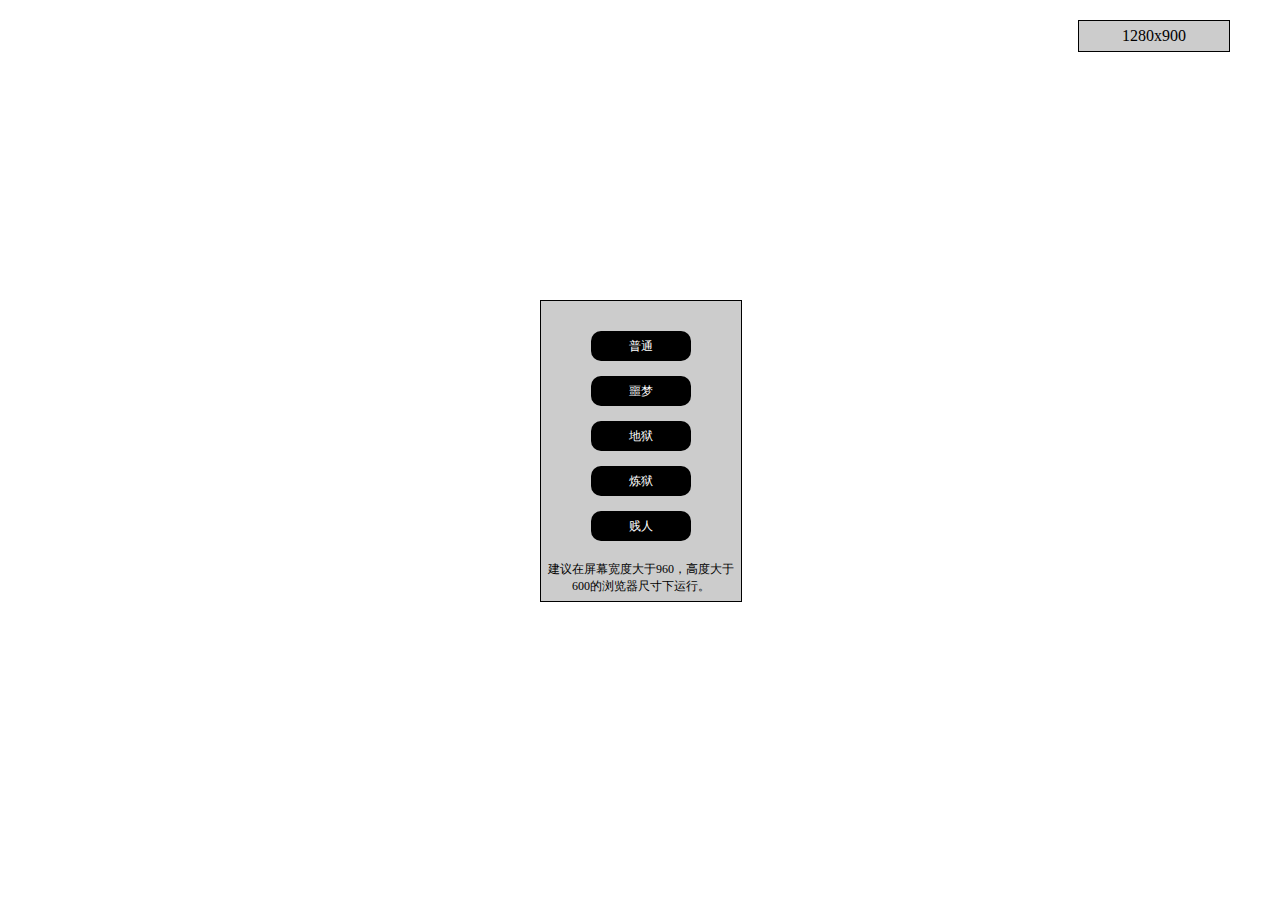
<file: skill/one/html.html>
<!doctype html> 
<html> 
<head> 
<meta charset="utf-8"> 
<title>OneCannotDie</title>
<style type="text/css">
*{margin: 0;padding: 0;list-style: none;}
html,body{overflow: hidden;}
.outBox{border-bottom: 1px solid black;display: block;position: relative;}
.outBox .nodeMove{background-image: url(img/p.gif);position: absolute;left: 20px;}
.bulid{background: black;position: absolute;}
.timeNode{width: 150px;text-align:center;height: 30px;border: 1px solid black;background: #ccc;
line-height: 30px;position: absolute;right: 50px;top: 20px;z-index: 10;}
.bg{display:none;width: 200px;height: 300px;background: #ccc;border: 1px solid black;position: absolute;left: 50%;top: 50%;margin-left: -100px;margin-top: -150px;z-index: 100;}
.bg ul li{width: 100px;height: 30px;background: black;color: white;border-radius: 10px;margin: 0 auto;text-align: center;line-height: 30px;font-size: 12px;
margin-top: 15px;cursor: pointer;
}
.bg ul .first{margin-top: 30px;}
.bg div{text-align: center;font-size: 12px;margin-top: 20px;}
.sunt{width: 150px;text-align:center;height: 30px;border: 1px solid black;background: #ccc;
line-height: 30px;position: absolute;right: 50px;top: 20px;z-index: 10;display: none;}
</style> 
</head>
<body>
<script type="text/javascript" src='js/jquery-1.9.1.min.js'></script>
<script type="text/javascript">

myTools = {
	data:function(){
		w = document.documentElement.clientWidth,bulidIndex=0,startBulid = bulidIndex,
		timerInterval=[timer1=null,timer2=null,timer3=null,timer4=null,timer5=null,timer6=null],timeNodeNum = 1,timeNodeColdr = null,
		timerBulid = [bulid1 =null,bulid2 =null,bulid3 =null,bulid4 =null,bulid5 =null,bulid6 =null],
		h = document.documentElement.clientHeight
	},
	createBox:function(num,classNames){
		for(var i=0;i<num;i++){
			var a = document.createElement('div');
			a.style.width=w+'px',a.style.height=h/num+'px',
			a.className = classNames,document.body.appendChild(a);
		};
		this.nodeBox = $('.outBox');
		for(var i = 0;i<this.nodeBox.length;i++){
			var b = document.createElement('div');
			b.style.width='60px',b.style.height='68px',b.style.top = (h/num - 68)+'px',
			b.className = 'nodeMove',this.nodeBox[i].appendChild(b);
		}
	},
	addClick:function(obj){
		var len = $('.outBox').length;
		for(var i = 0;i<len;i++){
			myTools.addBind($(obj).eq(i));
		}
	},
	addBind:function(obj){
		var len = $('.outBox').length,c = true;
		$(obj).bind({
			'click':function(){
				$(obj).unbind(),
				$(this).find('.nodeMove').animate({'top':0},function(){
					$(this).animate({'top':(h/len)-68+'px'},825,function(){myTools.addBind(obj);})
				})
			}
		})
	},
	addBuild:function(obj,index){
		this.maxh = len = $('.outBox').length,this.w = myTools.randomNum(5,25),this.h = myTools.randomNum(10,h/this.maxh-118),this.l = w+60;
		$('<div class="moveBulid'+bulidIndex+' bulid" style="width:'+this.w+'px;height:'+this.h+'px;left:'+this.l+'px;top:'+(h/this.maxh-this.h)+'px"></div>').appendTo(obj);
		$('.moveBulid'+bulidIndex+'').animate({'left':'-60px'},5000,'linear',function(){$(this).detach()}),bulidIndex++;
		timerBulid[index]=setTimeout(function(){myTools.addBuild(obj,index)},myTools.randomNum(1500,4000));
	},
	addCreateBulid:function(obj){
		this.len = $(obj).length;
		if(startBulid == this.len)return;
		setTimeout(function(){
			myTools.addBuild($(obj).eq(startBulid),startBulid),startBulid++,myTools.addCreateBulid(obj);
		},myTools.randomNum(500,800));

	},
	addColide:function(obj){
		this.len = obj.length;
		for(var i =0;i<this.len;i++){
			myTools.collideJudge(obj.eq(i),i);
		};
	},
	collideJudge:function(obj,i){
		var _this = this,nodeIndex = i;
		timerInterval[nodeIndex] = setInterval(function(){
			if(('.bulid').length){
			for(var i = 0; i <$('.bulid').length;i++){
				if(!myTools.collide($(obj),$('.bulid:eq('+i+')'))){
						myTools.stop();
					}
				}
			}
		},30)
	},
	stop:function(){
		for(var i = 0;i<timerInterval.length;i++){
			clearInterval(timerInterval[i]),
			clearTimeout(timerBulid[i])
		};
		$('.bulid').stop(),clearInterval(timeNodeColdr),$('.outBox').unbind(),$('.timeNode').animate({'right':w/2-75});
		setTimeout(function(){$('.bg').fadeIn(),$('.sunt').fadeIn(),$('.sunt').text(w+'x'+h);},300);
	},
	randomNum:function(n,m){
		return parseInt(Math.random()*(m-n))+n;
	},
	collide:function(node,node2){
 		l1 = node.offset().left,r1 = node.offset().left+parseInt(node.width()),t1 = node.offset().top,b1 = node.offset().top+parseInt(node.height());
		l2 = node2.offset().left,r2 = node2.offset().left+parseInt(node2.width()),t2 = node2.offset().top,b2 = node2.offset().top+parseInt(node2.height());
		return l2>r1||r2<l1||t2>b1||b2<t1?true:false;
	},
	timeNodeJoker:function(num){
		var a = num.toString().length;
		switch(a){
			case 1:return '0.0'+num;break;
			case 2:return '0.'+num;break;
			case 3:var s = num.toString(),f = s.substring(0,1),b = s.substring(1);return f+'.'+b;break;
			case 4:var s = num.toString(),f = s.substring(0,2),b = s.substring(2);return f+'.'+b;break;
			case 5:var s = num.toString(),f = s.substring(0,3),b = s.substring(3);return f+'.'+b;break;
		}
	},
	addTimerNode:function(){
		$('<div class="timeNode"></div>').appendTo('body'),
		$('.timeNode').text('0.00');
		timeNodeColdr = setInterval(function(){
			timeNodeNum++,
			$('.timeNode').text(myTools.timeNodeJoker(timeNodeNum))
		},10);
	},
	start:function(){
		myTools.init(),$('.bg').fadeIn(),$('.sunt').fadeIn();
		$('body').on({
			'click':function(){
				var a = $(this).index()+2;
				$('.bg').fadeOut(),$('.sunt').fadeOut(function(){
					myTools.init(),myTools.data(),setTimeout(function(){addStart(a);},500);
				});
			}
		},'.bg li')
	},
	windowResize:function(){
		$('.sunt').text(w+'x'+h);
		$(window).on({
			'resize':function(){
				w = document.documentElement.clientWidth,h = document.documentElement.clientHeight,$('.sunt').text(w+'x'+h);
			}
		})
	},
	init:function(){
		var html = [
			"<div class='bg'>",
				"<ul>",
					"<li class='first'>普通</li>",
					"<li>噩梦</li>",
					"<li>地狱</li>",
					"<li>炼狱</li>",
					"<li>贱人</li>",
				"</ul>",
				"<div>建议在屏幕宽度大于960，高度大于600的浏览器尺寸下运行。</div>",
			"</div>",
			"<div class='sunt'></div>",
		].join("");
		document.body.innerHTML = html;
	}
};
function addStart(num){
	myTools.addTimerNode(),
    myTools.createBox(num,'outBox'),
    myTools.addClick($('.outBox')),
    setTimeout(function(){myTools.addCreateBulid($('.outBox'))},myTools.randomNum(500,1200)),
    myTools.addColide($('.nodeMove'));
};
myTools.data(),myTools.start(),myTools.windowResize()

</script>
</body>
</html>
</file>
<file: skill/xingxing/css/solarSystemStyle.css>
.container {
  width: 100%;
}

.demo-perspective-photo {
  position: absolute;
  width: 100%;
  height: 800px;
  top: 0px;
  background-color: #000;
}

.demo-perspective-photo #contentContainer {
  width: 100%;
  height: 800px;
  -webkit-perspective: 2000px;
  -moz-perspective: 2000px;
  perspective: 2000px;
  position: relative;
  -webkit-transform-style: preserve-3d;
  -webkit-transform: translate3d(0, 0, 0);
  -moz-transform-style: preserve-3d;
  -moz-transform: translate3d(0, 0, 0);
  -ms-transform-style: preserve-3d;
  -ms-transform: translate3d(0, 0, 0);
  transform-style: preserve-3d;
  transform: translate3d(0, 0, 0);
}

.demo-perspective-photo #carouselContainer {
  position: absolute;
  width: 128px;
  height: 72px;
  left: 50%;
  top: 50%;
  margin-left: -64px;
  margin-top: -36px;
  cursor: pointer;
  -webkit-transform-style: preserve-3d;
  -webkit-transform: translate3d(0, 0, -1000px) rotateX(-15deg);
  -moz-transform-style: preserve-3d;
  -moz-transform: translate3d(0, 0, -1000px) rotateX(-15deg);
  -ms-transform-style: preserve-3d;
  -ms-transform: translate3d(0, 0, -1000px) rotateX(-15deg);
  transform-style: preserve-3d;
  transform: translate3d(0, 0, -1000px) rotateX(-15deg);
  will-change: transform;
  z-index: 100;
}

.demo-perspective-photo .mod-sun {
  position: relative;
  box-sizing: border-box;
  position: absolute;
  width: 200px;
  height: 200px;
  margin: -100px 0 0 -100px;
  -webkit-transform-style: preserve-3d;
  -webkit-transform: translate3d(0, 0, 0);
  -moz-transform-style: preserve-3d;
  -moz-transform: translate3d(0, 0, 0);
  -ms-transform-style: preserve-3d;
  -ms-transform: translate3d(0, 0, 0);
  transform-style: preserve-3d;
  transform: translate3d(0, 0, 0);
  will-change: transform;
}

.demo-perspective-photo .mod-sun .x, .demo-perspective-photo .mod-sun .y, .demo-perspective-photo .mod-sun .z {
  width: 200px;
  height: 200px;
  border-radius: 50%;
}

.demo-perspective-photo .mod-sun .x1, .demo-perspective-photo .mod-sun .x2, .demo-perspective-photo .mod-sun .y, .demo-perspective-photo .mod-sun .y1, .demo-perspective-photo .mod-sun .y2, .demo-perspective-photo .mod-sun .z, .demo-perspective-photo .mod-sun .z1, .demo-perspective-photo .mod-sun .z2, .demo-perspective-photo .mod-sun .xInner, .demo-perspective-photo .mod-sun .yInner, .demo-perspective-photo .mod-sun .zInner {
  position: absolute;
}

.demo-perspective-photo .mod-sun .x1, .demo-perspective-photo .mod-sun .x2, .demo-perspective-photo .mod-sun .y1, .demo-perspective-photo .mod-sun .y2, .demo-perspective-photo .mod-sun .z1, .demo-perspective-photo .mod-sun .z2 {
  width: 87.5%;
  height: 87.5%;
  border-radius: 50%;
}

.demo-perspective-photo .mod-sun .x {
  position: relative;
  border: 2px solid rgba(255, 79, 0, 0.9);
  background-image: radial-gradient(transparent 70%, rgba(255, 79, 0, 0.9) 100%);
  box-shadow: 0 0 100px rgba(255, 79, 0, 0.9);
  -webkit-transform-style: preserve-3d;
  -moz-transform-style: preserve-3d;
  -ms-transform-style: preserve-3d;
  transform-style: preserve-3d;
  -webkit-animation: rotateItself 20s linear infinite 2s;
  animation: rotateItself 20s linear infinite 2s;
  -webkit-animation-fill-mode: forwards;
  animation-fill-mode: forwards;
  will-change: transform;
}

.demo-perspective-photo .mod-sun .x .y {
  top: 0;
  left: 0;
  border: 2px solid rgba(255, 79, 0, 0.9);
  background-image: radial-gradient(transparent 70%, rgba(255, 79, 0, 0.9) 100%);
  box-shadow: 0 0 100px rgba(255, 79, 0, 0.9);
  -webkit-transform: rotateX(90deg);
  -moz-transform: rotateX(90deg);
  -ms-transform: rotateX(90deg);
  transform: rotateX(90deg);
}

.demo-perspective-photo .mod-sun .x .z {
  top: 0;
  left: 0;
  border: 2px solid rgba(255, 79, 0, 0.9);
  background-image: radial-gradient(transparent 70%, rgba(255, 79, 0, 0.9) 100%);
  box-shadow: 0 0 100px rgba(255, 79, 0, 0.9);
  -webkit-transform: rotateY(90deg);
  -moz-transform: rotateY(90deg);
  -ms-transform: rotateY(90deg);
  transform: rotateY(90deg);
}

.demo-perspective-photo .mod-sun .x .x1 {
  top: 6.25%;
  left: 6.25%;
  border: 2px solid rgba(255, 79, 0, 0.9);
  background-image: radial-gradient(transparent 70%, rgba(255, 79, 0, 0.9) 100%);
  box-shadow: 0 0 100px rgba(255, 79, 0, 0.9);
  -webkit-transform: translateZ(50px);
  -moz-transform: translateZ(50px);
  -ms-transform: translateZ(50px);
  transform: translateZ(50px);
}

.demo-perspective-photo .mod-sun .x .x2 {
  top: 6.25%;
  left: 6.25%;
  border: 2px solid rgba(255, 79, 0, 0.9);
  background-image: radial-gradient(transparent 70%, rgba(255, 79, 0, 0.9) 100%);
  box-shadow: 0 0 100px rgba(255, 79, 0, 0.9);
  -webkit-transform: rotateX(180deg) translateZ(50px);
  -moz-transform: rotateX(180deg) translateZ(50px);
  -ms-transform: rotateX(180deg) translateZ(50px);
  transform: rotateX(180deg) translateZ(50px);
}

.demo-perspective-photo .mod-sun .x .y1 {
  top: 6.25%;
  left: 6.25%;
  border: 2px solid rgba(255, 79, 0, 0.9);
  background-image: radial-gradient(transparent 70%, rgba(255, 79, 0, 0.9) 100%);
  box-shadow: 0 0 100px rgba(255, 79, 0, 0.9);
  -webkit-transform: rotateX(90deg) translateZ(50px);
  -moz-transform: rotateX(90deg) translateZ(50px);
  -ms-transform: rotateX(90deg) translateZ(50px);
  transform: rotateX(90deg) translateZ(50px);
}

.demo-perspective-photo .mod-sun .x .y2 {
  top: 6.25%;
  left: 6.25%;
  border: 2px solid rgba(255, 79, 0, 0.9);
  background-image: radial-gradient(transparent 70%, rgba(255, 79, 0, 0.9) 100%);
  box-shadow: 0 0 100px rgba(255, 79, 0, 0.9);
  -webkit-transform: rotateX(270deg) translateZ(50px);
  -moz-transform: rotateX(270deg) translateZ(50px);
  -ms-transform: rotateX(270deg) translateZ(50px);
  transform: rotateX(270deg) translateZ(50px);
}

.demo-perspective-photo .mod-sun .x .z1 {
  top: 6.25%;
  left: 6.25%;
  border: 2px solid rgba(255, 79, 0, 0.9);
  background-image: radial-gradient(transparent 70%, rgba(255, 79, 0, 0.9) 100%);
  box-shadow: 0 0 100px rgba(255, 79, 0, 0.9);
  -webkit-transform: rotateY(90deg) translateZ(50px);
  -moz-transform: rotateY(90deg) translateZ(50px);
  -ms-transform: rotateY(90deg) translateZ(50px);
  transform: rotateY(90deg) translateZ(50px);
}

.demo-perspective-photo .mod-sun .x .z2 {
  top: 6.25%;
  left: 6.25%;
  border: 2px solid rgba(255, 79, 0, 0.9);
  background-image: radial-gradient(transparent 70%, rgba(255, 79, 0, 0.9) 100%);
  box-shadow: 0 0 100px rgba(255, 79, 0, 0.9);
  -webkit-transform: rotateY(270deg) translateZ(50px);
  -moz-transform: rotateY(270deg) translateZ(50px);
  -ms-transform: rotateY(270deg) translateZ(50px);
  transform: rotateY(270deg) translateZ(50px);
}

.demo-perspective-photo .mod-sun .x .xInner {
  border: 2px solid rgba(255, 79, 0, 0.9);
  box-shadow: 0 0 100px rgba(255, 79, 0, 0.9);
  width: 100%;
  top: 50%;
}

.demo-perspective-photo .mod-sun .x .yInner {
  height: 100%;
  left: 50%;
  border: 2px solid rgba(255, 79, 0, 0.9);
  box-shadow: 0 0 100px rgba(255, 79, 0, 0.9);
  -webkit-transform: rotateX(90deg);
  -moz-transform: rotateX(90deg);
  -ms-transform: rotateX(90deg);
  transform: rotateX(90deg);
}

.demo-perspective-photo .mod-sun .x .zInner {
  height: 100%;
  left: 50%;
  border: 2px solid rgba(255, 79, 0, 0.9);
  box-shadow: 0 0 100px rgba(255, 79, 0, 0.9);
  -webkit-transform: rotateY(90deg);
  -moz-transform: rotateY(90deg);
  -ms-transform: rotateY(90deg);
  transform: rotateY(90deg);
}

.demo-perspective-photo .example {
  position: absolute;
  -webkit-transform-style: preserve-3d;
  -webkit-transform: translate3d(0, 0, 0);
  -moz-transform-style: preserve-3d;
  -moz-transform: translate3d(0, 0, 0);
  -ms-transform-style: preserve-3d;
  -ms-transform: translate3d(0, 0, 0);
  transform-style: preserve-3d;
  transform: translate3d(0, 0, 0);
  will-change: transform;
}

.demo-perspective-photo .example1 {
  margin: -15px 0 0 -15px;
  -webkit-transform: rotateY(60deg) translateZ(300px);
  transform: rotateY(60deg) translateZ(300px);
  -webkit-animation: rotateSunSix 60s linear infinite 2s;
  animation: rotateSunSix 60s linear infinite 2s;
}

.demo-perspective-photo .example1 .x, .demo-perspective-photo .example1 .y, .demo-perspective-photo .example1 .z {
  width: 30px;
  height: 30px;
  border-radius: 50%;
}

.demo-perspective-photo .example1 .x1, .demo-perspective-photo .example1 .x2, .demo-perspective-photo .example1 .y, .demo-perspective-photo .example1 .y1, .demo-perspective-photo .example1 .y2, .demo-perspective-photo .example1 .z, .demo-perspective-photo .example1 .z1, .demo-perspective-photo .example1 .z2, .demo-perspective-photo .example1 .xInner, .demo-perspective-photo .example1 .yInner, .demo-perspective-photo .example1 .zInner {
  position: absolute;
}

.demo-perspective-photo .example1 .x1, .demo-perspective-photo .example1 .x2, .demo-perspective-photo .example1 .y1, .demo-perspective-photo .example1 .y2, .demo-perspective-photo .example1 .z1, .demo-perspective-photo .example1 .z2 {
  width: 87.5%;
  height: 87.5%;
  border-radius: 50%;
}

.demo-perspective-photo .example1 .x {
  position: relative;
  border: 2px solid rgba(141, 137, 231, 0.7);
  background-image: radial-gradient(transparent 70%, rgba(141, 137, 231, 0.7) 100%);
  box-shadow: 0 0 10px rgba(141, 137, 231, 0.7);
  -webkit-transform-style: preserve-3d;
  -moz-transform-style: preserve-3d;
  -ms-transform-style: preserve-3d;
  transform-style: preserve-3d;
  -webkit-animation: rotateItself 30s linear infinite 2s;
  animation: rotateItself 30s linear infinite 2s;
  -webkit-animation-fill-mode: forwards;
  animation-fill-mode: forwards;
  will-change: transform;
}

.demo-perspective-photo .example1 .x .y {
  top: 0;
  left: 0;
  border: 2px solid rgba(141, 137, 231, 0.7);
  background-image: radial-gradient(transparent 70%, rgba(141, 137, 231, 0.7) 100%);
  box-shadow: 0 0 10px rgba(141, 137, 231, 0.7);
  -webkit-transform: rotateX(90deg);
  -moz-transform: rotateX(90deg);
  -ms-transform: rotateX(90deg);
  transform: rotateX(90deg);
}

.demo-perspective-photo .example1 .x .z {
  top: 0;
  left: 0;
  border: 2px solid rgba(141, 137, 231, 0.7);
  background-image: radial-gradient(transparent 70%, rgba(141, 137, 231, 0.7) 100%);
  box-shadow: 0 0 10px rgba(141, 137, 231, 0.7);
  -webkit-transform: rotateY(90deg);
  -moz-transform: rotateY(90deg);
  -ms-transform: rotateY(90deg);
  transform: rotateY(90deg);
}

.demo-perspective-photo .example1 .x .x1 {
  top: 6.25%;
  left: 6.25%;
  border: 2px solid rgba(141, 137, 231, 0.7);
  background-image: radial-gradient(transparent 70%, rgba(141, 137, 231, 0.7) 100%);
  box-shadow: 0 0 10px rgba(141, 137, 231, 0.7);
  -webkit-transform: translateZ(7.5px);
  -moz-transform: translateZ(7.5px);
  -ms-transform: translateZ(7.5px);
  transform: translateZ(7.5px);
}

.demo-perspective-photo .example1 .x .x2 {
  top: 6.25%;
  left: 6.25%;
  border: 2px solid rgba(141, 137, 231, 0.7);
  background-image: radial-gradient(transparent 70%, rgba(141, 137, 231, 0.7) 100%);
  box-shadow: 0 0 10px rgba(141, 137, 231, 0.7);
  -webkit-transform: rotateX(180deg) translateZ(7.5px);
  -moz-transform: rotateX(180deg) translateZ(7.5px);
  -ms-transform: rotateX(180deg) translateZ(7.5px);
  transform: rotateX(180deg) translateZ(7.5px);
}

.demo-perspective-photo .example1 .x .y1 {
  top: 6.25%;
  left: 6.25%;
  border: 2px solid rgba(141, 137, 231, 0.7);
  background-image: radial-gradient(transparent 70%, rgba(141, 137, 231, 0.7) 100%);
  box-shadow: 0 0 10px rgba(141, 137, 231, 0.7);
  -webkit-transform: rotateX(90deg) translateZ(7.5px);
  -moz-transform: rotateX(90deg) translateZ(7.5px);
  -ms-transform: rotateX(90deg) translateZ(7.5px);
  transform: rotateX(90deg) translateZ(7.5px);
}

.demo-perspective-photo .example1 .x .y2 {
  top: 6.25%;
  left: 6.25%;
  border: 2px solid rgba(141, 137, 231, 0.7);
  background-image: radial-gradient(transparent 70%, rgba(141, 137, 231, 0.7) 100%);
  box-shadow: 0 0 10px rgba(141, 137, 231, 0.7);
  -webkit-transform: rotateX(270deg) translateZ(7.5px);
  -moz-transform: rotateX(270deg) translateZ(7.5px);
  -ms-transform: rotateX(270deg) translateZ(7.5px);
  transform: rotateX(270deg) translateZ(7.5px);
}

.demo-perspective-photo .example1 .x .z1 {
  top: 6.25%;
  left: 6.25%;
  border: 2px solid rgba(141, 137, 231, 0.7);
  background-image: radial-gradient(transparent 70%, rgba(141, 137, 231, 0.7) 100%);
  box-shadow: 0 0 10px rgba(141, 137, 231, 0.7);
  -webkit-transform: rotateY(90deg) translateZ(7.5px);
  -moz-transform: rotateY(90deg) translateZ(7.5px);
  -ms-transform: rotateY(90deg) translateZ(7.5px);
  transform: rotateY(90deg) translateZ(7.5px);
}

.demo-perspective-photo .example1 .x .z2 {
  top: 6.25%;
  left: 6.25%;
  border: 2px solid rgba(141, 137, 231, 0.7);
  background-image: radial-gradient(transparent 70%, rgba(141, 137, 231, 0.7) 100%);
  box-shadow: 0 0 10px rgba(141, 137, 231, 0.7);
  -webkit-transform: rotateY(270deg) translateZ(7.5px);
  -moz-transform: rotateY(270deg) translateZ(7.5px);
  -ms-transform: rotateY(270deg) translateZ(7.5px);
  transform: rotateY(270deg) translateZ(7.5px);
}

.demo-perspective-photo .example1 .x .xInner {
  border: 2px solid rgba(141, 137, 231, 0.7);
  box-shadow: 0 0 10px rgba(141, 137, 231, 0.7);
  width: 100%;
  top: 50%;
}

.demo-perspective-photo .example1 .x .yInner {
  height: 100%;
  left: 50%;
  border: 2px solid rgba(141, 137, 231, 0.7);
  box-shadow: 0 0 10px rgba(141, 137, 231, 0.7);
  -webkit-transform: rotateX(90deg);
  -moz-transform: rotateX(90deg);
  -ms-transform: rotateX(90deg);
  transform: rotateX(90deg);
}

.demo-perspective-photo .example1 .x .zInner {
  height: 100%;
  left: 50%;
  border: 2px solid rgba(141, 137, 231, 0.7);
  box-shadow: 0 0 10px rgba(141, 137, 231, 0.7);
  -webkit-transform: rotateY(90deg);
  -moz-transform: rotateY(90deg);
  -ms-transform: rotateY(90deg);
  transform: rotateY(90deg);
}

.demo-perspective-photo .example2 {
  margin: -22.5px 0 0 -22.5px;
  -webkit-transform: rotateY(60deg) translateZ(400px);
  transform: rotateY(60deg) translateZ(400px);
  -webkit-animation: rotateSunFive 90s linear infinite 2s;
  animation: rotateSunFive 90s linear infinite 2s;
}

.demo-perspective-photo .example2 .x, .demo-perspective-photo .example2 .y, .demo-perspective-photo .example2 .z {
  width: 45px;
  height: 45px;
  border-radius: 50%;
}

.demo-perspective-photo .example2 .x1, .demo-perspective-photo .example2 .x2, .demo-perspective-photo .example2 .y, .demo-perspective-photo .example2 .y1, .demo-perspective-photo .example2 .y2, .demo-perspective-photo .example2 .z, .demo-perspective-photo .example2 .z1, .demo-perspective-photo .example2 .z2, .demo-perspective-photo .example2 .xInner, .demo-perspective-photo .example2 .yInner, .demo-perspective-photo .example2 .zInner {
  position: absolute;
}

.demo-perspective-photo .example2 .x1, .demo-perspective-photo .example2 .x2, .demo-perspective-photo .example2 .y1, .demo-perspective-photo .example2 .y2, .demo-perspective-photo .example2 .z1, .demo-perspective-photo .example2 .z2 {
  width: 87.5%;
  height: 87.5%;
  border-radius: 50%;
}

.demo-perspective-photo .example2 .x {
  position: relative;
  border: 2px solid rgba(228, 128, 24, 0.8);
  background-image: radial-gradient(transparent 70%, rgba(228, 128, 24, 0.8) 100%);
  box-shadow: 0 0 25px rgba(228, 128, 24, 0.8);
  -webkit-transform-style: preserve-3d;
  -moz-transform-style: preserve-3d;
  -ms-transform-style: preserve-3d;
  transform-style: preserve-3d;
  -webkit-animation: rotateItself 15s linear infinite 2s;
  animation: rotateItself 15s linear infinite 2s;
  -webkit-animation-fill-mode: forwards;
  animation-fill-mode: forwards;
  will-change: transform;
}

.demo-perspective-photo .example2 .x .y {
  top: 0;
  left: 0;
  border: 2px solid rgba(228, 128, 24, 0.8);
  background-image: radial-gradient(transparent 70%, rgba(228, 128, 24, 0.8) 100%);
  box-shadow: 0 0 25px rgba(228, 128, 24, 0.8);
  -webkit-transform: rotateX(90deg);
  -moz-transform: rotateX(90deg);
  -ms-transform: rotateX(90deg);
  transform: rotateX(90deg);
}

.demo-perspective-photo .example2 .x .z {
  top: 0;
  left: 0;
  border: 2px solid rgba(228, 128, 24, 0.8);
  background-image: radial-gradient(transparent 70%, rgba(228, 128, 24, 0.8) 100%);
  box-shadow: 0 0 25px rgba(228, 128, 24, 0.8);
  -webkit-transform: rotateY(90deg);
  -moz-transform: rotateY(90deg);
  -ms-transform: rotateY(90deg);
  transform: rotateY(90deg);
}

.demo-perspective-photo .example2 .x .x1 {
  top: 6.25%;
  left: 6.25%;
  border: 2px solid rgba(228, 128, 24, 0.8);
  background-image: radial-gradient(transparent 70%, rgba(228, 128, 24, 0.8) 100%);
  box-shadow: 0 0 25px rgba(228, 128, 24, 0.8);
  -webkit-transform: translateZ(11.25px);
  -moz-transform: translateZ(11.25px);
  -ms-transform: translateZ(11.25px);
  transform: translateZ(11.25px);
}

.demo-perspective-photo .example2 .x .x2 {
  top: 6.25%;
  left: 6.25%;
  border: 2px solid rgba(228, 128, 24, 0.8);
  background-image: radial-gradient(transparent 70%, rgba(228, 128, 24, 0.8) 100%);
  box-shadow: 0 0 25px rgba(228, 128, 24, 0.8);
  -webkit-transform: rotateX(180deg) translateZ(11.25px);
  -moz-transform: rotateX(180deg) translateZ(11.25px);
  -ms-transform: rotateX(180deg) translateZ(11.25px);
  transform: rotateX(180deg) translateZ(11.25px);
}

.demo-perspective-photo .example2 .x .y1 {
  top: 6.25%;
  left: 6.25%;
  border: 2px solid rgba(228, 128, 24, 0.8);
  background-image: radial-gradient(transparent 70%, rgba(228, 128, 24, 0.8) 100%);
  box-shadow: 0 0 25px rgba(228, 128, 24, 0.8);
  -webkit-transform: rotateX(90deg) translateZ(11.25px);
  -moz-transform: rotateX(90deg) translateZ(11.25px);
  -ms-transform: rotateX(90deg) translateZ(11.25px);
  transform: rotateX(90deg) translateZ(11.25px);
}

.demo-perspective-photo .example2 .x .y2 {
  top: 6.25%;
  left: 6.25%;
  border: 2px solid rgba(228, 128, 24, 0.8);
  background-image: radial-gradient(transparent 70%, rgba(228, 128, 24, 0.8) 100%);
  box-shadow: 0 0 25px rgba(228, 128, 24, 0.8);
  -webkit-transform: rotateX(270deg) translateZ(11.25px);
  -moz-transform: rotateX(270deg) translateZ(11.25px);
  -ms-transform: rotateX(270deg) translateZ(11.25px);
  transform: rotateX(270deg) translateZ(11.25px);
}

.demo-perspective-photo .example2 .x .z1 {
  top: 6.25%;
  left: 6.25%;
  border: 2px solid rgba(228, 128, 24, 0.8);
  background-image: radial-gradient(transparent 70%, rgba(228, 128, 24, 0.8) 100%);
  box-shadow: 0 0 25px rgba(228, 128, 24, 0.8);
  -webkit-transform: rotateY(90deg) translateZ(11.25px);
  -moz-transform: rotateY(90deg) translateZ(11.25px);
  -ms-transform: rotateY(90deg) translateZ(11.25px);
  transform: rotateY(90deg) translateZ(11.25px);
}

.demo-perspective-photo .example2 .x .z2 {
  top: 6.25%;
  left: 6.25%;
  border: 2px solid rgba(228, 128, 24, 0.8);
  background-image: radial-gradient(transparent 70%, rgba(228, 128, 24, 0.8) 100%);
  box-shadow: 0 0 25px rgba(228, 128, 24, 0.8);
  -webkit-transform: rotateY(270deg) translateZ(11.25px);
  -moz-transform: rotateY(270deg) translateZ(11.25px);
  -ms-transform: rotateY(270deg) translateZ(11.25px);
  transform: rotateY(270deg) translateZ(11.25px);
}

.demo-perspective-photo .example2 .x .xInner {
  border: 2px solid rgba(228, 128, 24, 0.8);
  box-shadow: 0 0 25px rgba(228, 128, 24, 0.8);
  width: 100%;
  top: 50%;
}

.demo-perspective-photo .example2 .x .yInner {
  height: 100%;
  left: 50%;
  border: 2px solid rgba(228, 128, 24, 0.8);
  box-shadow: 0 0 25px rgba(228, 128, 24, 0.8);
  -webkit-transform: rotateX(90deg);
  -moz-transform: rotateX(90deg);
  -ms-transform: rotateX(90deg);
  transform: rotateX(90deg);
}

.demo-perspective-photo .example2 .x .zInner {
  height: 100%;
  left: 50%;
  border: 2px solid rgba(228, 128, 24, 0.8);
  box-shadow: 0 0 25px rgba(228, 128, 24, 0.8);
  -webkit-transform: rotateY(90deg);
  -moz-transform: rotateY(90deg);
  -ms-transform: rotateY(90deg);
  transform: rotateY(90deg);
}

.demo-perspective-photo .example3 {
  margin: -27.5px 0 0 -27.5px;
  -webkit-transform: rotateY(60deg) translateZ(520px);
  transform: rotateY(60deg) translateZ(520px);
  -webkit-animation: rotateSunFour 120s linear infinite 2s;
  animation: rotateSunFour 120s linear infinite 2s;
}

.demo-perspective-photo .example3 .x, .demo-perspective-photo .example3 .y, .demo-perspective-photo .example3 .z {
  width: 55px;
  height: 55px;
  border-radius: 50%;
}

.demo-perspective-photo .example3 .x1, .demo-perspective-photo .example3 .x2, .demo-perspective-photo .example3 .y, .demo-perspective-photo .example3 .y1, .demo-perspective-photo .example3 .y2, .demo-perspective-photo .example3 .z, .demo-perspective-photo .example3 .z1, .demo-perspective-photo .example3 .z2, .demo-perspective-photo .example3 .xInner, .demo-perspective-photo .example3 .yInner, .demo-perspective-photo .example3 .zInner {
  position: absolute;
}

.demo-perspective-photo .example3 .x1, .demo-perspective-photo .example3 .x2, .demo-perspective-photo .example3 .y1, .demo-perspective-photo .example3 .y2, .demo-perspective-photo .example3 .z1, .demo-perspective-photo .example3 .z2 {
  width: 87.5%;
  height: 87.5%;
  border-radius: 50%;
}

.demo-perspective-photo .example3 .x {
  position: relative;
  border: 2px solid rgba(31, 107, 234, 0.8);
  background-image: radial-gradient(transparent 70%, rgba(31, 107, 234, 0.8) 100%);
  box-shadow: 0 0 30px rgba(31, 107, 234, 0.8);
  -webkit-transform-style: preserve-3d;
  -moz-transform-style: preserve-3d;
  -ms-transform-style: preserve-3d;
  transform-style: preserve-3d;
  -webkit-animation: rotateItself 30s linear infinite 2s;
  animation: rotateItself 30s linear infinite 2s;
  -webkit-animation-fill-mode: forwards;
  animation-fill-mode: forwards;
  will-change: transform;
}

.demo-perspective-photo .example3 .x .y {
  top: 0;
  left: 0;
  border: 2px solid rgba(31, 107, 234, 0.8);
  background-image: radial-gradient(transparent 70%, rgba(31, 107, 234, 0.8) 100%);
  box-shadow: 0 0 30px rgba(31, 107, 234, 0.8);
  -webkit-transform: rotateX(90deg);
  -moz-transform: rotateX(90deg);
  -ms-transform: rotateX(90deg);
  transform: rotateX(90deg);
}

.demo-perspective-photo .example3 .x .z {
  top: 0;
  left: 0;
  border: 2px solid rgba(31, 107, 234, 0.8);
  background-image: radial-gradient(transparent 70%, rgba(31, 107, 234, 0.8) 100%);
  box-shadow: 0 0 30px rgba(31, 107, 234, 0.8);
  -webkit-transform: rotateY(90deg);
  -moz-transform: rotateY(90deg);
  -ms-transform: rotateY(90deg);
  transform: rotateY(90deg);
}

.demo-perspective-photo .example3 .x .x1 {
  top: 6.25%;
  left: 6.25%;
  border: 2px solid rgba(31, 107, 234, 0.8);
  background-image: radial-gradient(transparent 70%, rgba(31, 107, 234, 0.8) 100%);
  box-shadow: 0 0 30px rgba(31, 107, 234, 0.8);
  -webkit-transform: translateZ(13.75px);
  -moz-transform: translateZ(13.75px);
  -ms-transform: translateZ(13.75px);
  transform: translateZ(13.75px);
}

.demo-perspective-photo .example3 .x .x2 {
  top: 6.25%;
  left: 6.25%;
  border: 2px solid rgba(31, 107, 234, 0.8);
  background-image: radial-gradient(transparent 70%, rgba(31, 107, 234, 0.8) 100%);
  box-shadow: 0 0 30px rgba(31, 107, 234, 0.8);
  -webkit-transform: rotateX(180deg) translateZ(13.75px);
  -moz-transform: rotateX(180deg) translateZ(13.75px);
  -ms-transform: rotateX(180deg) translateZ(13.75px);
  transform: rotateX(180deg) translateZ(13.75px);
}

.demo-perspective-photo .example3 .x .y1 {
  top: 6.25%;
  left: 6.25%;
  border: 2px solid rgba(31, 107, 234, 0.8);
  background-image: radial-gradient(transparent 70%, rgba(31, 107, 234, 0.8) 100%);
  box-shadow: 0 0 30px rgba(31, 107, 234, 0.8);
  -webkit-transform: rotateX(90deg) translateZ(13.75px);
  -moz-transform: rotateX(90deg) translateZ(13.75px);
  -ms-transform: rotateX(90deg) translateZ(13.75px);
  transform: rotateX(90deg) translateZ(13.75px);
}

.demo-perspective-photo .example3 .x .y2 {
  top: 6.25%;
  left: 6.25%;
  border: 2px solid rgba(31, 107, 234, 0.8);
  background-image: radial-gradient(transparent 70%, rgba(31, 107, 234, 0.8) 100%);
  box-shadow: 0 0 30px rgba(31, 107, 234, 0.8);
  -webkit-transform: rotateX(270deg) translateZ(13.75px);
  -moz-transform: rotateX(270deg) translateZ(13.75px);
  -ms-transform: rotateX(270deg) translateZ(13.75px);
  transform: rotateX(270deg) translateZ(13.75px);
}

.demo-perspective-photo .example3 .x .z1 {
  top: 6.25%;
  left: 6.25%;
  border: 2px solid rgba(31, 107, 234, 0.8);
  background-image: radial-gradient(transparent 70%, rgba(31, 107, 234, 0.8) 100%);
  box-shadow: 0 0 30px rgba(31, 107, 234, 0.8);
  -webkit-transform: rotateY(90deg) translateZ(13.75px);
  -moz-transform: rotateY(90deg) translateZ(13.75px);
  -ms-transform: rotateY(90deg) translateZ(13.75px);
  transform: rotateY(90deg) translateZ(13.75px);
}

.demo-perspective-photo .example3 .x .z2 {
  top: 6.25%;
  left: 6.25%;
  border: 2px solid rgba(31, 107, 234, 0.8);
  background-image: radial-gradient(transparent 70%, rgba(31, 107, 234, 0.8) 100%);
  box-shadow: 0 0 30px rgba(31, 107, 234, 0.8);
  -webkit-transform: rotateY(270deg) translateZ(13.75px);
  -moz-transform: rotateY(270deg) translateZ(13.75px);
  -ms-transform: rotateY(270deg) translateZ(13.75px);
  transform: rotateY(270deg) translateZ(13.75px);
}

.demo-perspective-photo .example3 .x .xInner {
  border: 2px solid rgba(31, 107, 234, 0.8);
  box-shadow: 0 0 30px rgba(31, 107, 234, 0.8);
  width: 100%;
  top: 50%;
}

.demo-perspective-photo .example3 .x .yInner {
  height: 100%;
  left: 50%;
  border: 2px solid rgba(31, 107, 234, 0.8);
  box-shadow: 0 0 30px rgba(31, 107, 234, 0.8);
  -webkit-transform: rotateX(90deg);
  -moz-transform: rotateX(90deg);
  -ms-transform: rotateX(90deg);
  transform: rotateX(90deg);
}

.demo-perspective-photo .example3 .x .zInner {
  height: 100%;
  left: 50%;
  border: 2px solid rgba(31, 107, 234, 0.8);
  box-shadow: 0 0 30px rgba(31, 107, 234, 0.8);
  -webkit-transform: rotateY(90deg);
  -moz-transform: rotateY(90deg);
  -ms-transform: rotateY(90deg);
  transform: rotateY(90deg);
}

.demo-perspective-photo .example4 {
  margin: -55px 0 0 -55px;
  -webkit-transform: rotateY(60deg) translateZ(650px);
  transform: rotateY(60deg) translateZ(650px);
  -webkit-animation: rotateSunThree 150s linear infinite 2s;
  animation: rotateSunThree 150s linear infinite 2s;
}

.demo-perspective-photo .example4 .x, .demo-perspective-photo .example4 .y, .demo-perspective-photo .example4 .z {
  width: 110px;
  height: 110px;
  border-radius: 50%;
}

.demo-perspective-photo .example4 .x1, .demo-perspective-photo .example4 .x2, .demo-perspective-photo .example4 .y, .demo-perspective-photo .example4 .y1, .demo-perspective-photo .example4 .y2, .demo-perspective-photo .example4 .z, .demo-perspective-photo .example4 .z1, .demo-perspective-photo .example4 .z2, .demo-perspective-photo .example4 .xInner, .demo-perspective-photo .example4 .yInner, .demo-perspective-photo .example4 .zInner {
  position: absolute;
}

.demo-perspective-photo .example4 .x1, .demo-perspective-photo .example4 .x2, .demo-perspective-photo .example4 .y1, .demo-perspective-photo .example4 .y2, .demo-perspective-photo .example4 .z1, .demo-perspective-photo .example4 .z2 {
  width: 87.5%;
  height: 87.5%;
  border-radius: 50%;
}

.demo-perspective-photo .example4 .x {
  position: relative;
  border: 2px solid rgba(245, 192, 86, 0.7);
  background-image: radial-gradient(transparent 70%, rgba(245, 192, 86, 0.7) 100%);
  box-shadow: 0 0 20px rgba(245, 192, 86, 0.7);
  -webkit-transform-style: preserve-3d;
  -moz-transform-style: preserve-3d;
  -ms-transform-style: preserve-3d;
  transform-style: preserve-3d;
  -webkit-animation: rotateItself 40s linear infinite 2s;
  animation: rotateItself 40s linear infinite 2s;
  -webkit-animation-fill-mode: forwards;
  animation-fill-mode: forwards;
  will-change: transform;
}

.demo-perspective-photo .example4 .x .y {
  top: 0;
  left: 0;
  border: 2px solid rgba(245, 192, 86, 0.7);
  background-image: radial-gradient(transparent 70%, rgba(245, 192, 86, 0.7) 100%);
  box-shadow: 0 0 20px rgba(245, 192, 86, 0.7);
  -webkit-transform: rotateX(90deg);
  -moz-transform: rotateX(90deg);
  -ms-transform: rotateX(90deg);
  transform: rotateX(90deg);
}

.demo-perspective-photo .example4 .x .z {
  top: 0;
  left: 0;
  border: 2px solid rgba(245, 192, 86, 0.7);
  background-image: radial-gradient(transparent 70%, rgba(245, 192, 86, 0.7) 100%);
  box-shadow: 0 0 20px rgba(245, 192, 86, 0.7);
  -webkit-transform: rotateY(90deg);
  -moz-transform: rotateY(90deg);
  -ms-transform: rotateY(90deg);
  transform: rotateY(90deg);
}

.demo-perspective-photo .example4 .x .x1 {
  top: 6.25%;
  left: 6.25%;
  border: 2px solid rgba(245, 192, 86, 0.7);
  background-image: radial-gradient(transparent 70%, rgba(245, 192, 86, 0.7) 100%);
  box-shadow: 0 0 20px rgba(245, 192, 86, 0.7);
  -webkit-transform: translateZ(27.5px);
  -moz-transform: translateZ(27.5px);
  -ms-transform: translateZ(27.5px);
  transform: translateZ(27.5px);
}

.demo-perspective-photo .example4 .x .x2 {
  top: 6.25%;
  left: 6.25%;
  border: 2px solid rgba(245, 192, 86, 0.7);
  background-image: radial-gradient(transparent 70%, rgba(245, 192, 86, 0.7) 100%);
  box-shadow: 0 0 20px rgba(245, 192, 86, 0.7);
  -webkit-transform: rotateX(180deg) translateZ(27.5px);
  -moz-transform: rotateX(180deg) translateZ(27.5px);
  -ms-transform: rotateX(180deg) translateZ(27.5px);
  transform: rotateX(180deg) translateZ(27.5px);
}

.demo-perspective-photo .example4 .x .y1 {
  top: 6.25%;
  left: 6.25%;
  border: 2px solid rgba(245, 192, 86, 0.7);
  background-image: radial-gradient(transparent 70%, rgba(245, 192, 86, 0.7) 100%);
  box-shadow: 0 0 20px rgba(245, 192, 86, 0.7);
  -webkit-transform: rotateX(90deg) translateZ(27.5px);
  -moz-transform: rotateX(90deg) translateZ(27.5px);
  -ms-transform: rotateX(90deg) translateZ(27.5px);
  transform: rotateX(90deg) translateZ(27.5px);
}

.demo-perspective-photo .example4 .x .y2 {
  top: 6.25%;
  left: 6.25%;
  border: 2px solid rgba(245, 192, 86, 0.7);
  background-image: radial-gradient(transparent 70%, rgba(245, 192, 86, 0.7) 100%);
  box-shadow: 0 0 20px rgba(245, 192, 86, 0.7);
  -webkit-transform: rotateX(270deg) translateZ(27.5px);
  -moz-transform: rotateX(270deg) translateZ(27.5px);
  -ms-transform: rotateX(270deg) translateZ(27.5px);
  transform: rotateX(270deg) translateZ(27.5px);
}

.demo-perspective-photo .example4 .x .z1 {
  top: 6.25%;
  left: 6.25%;
  border: 2px solid rgba(245, 192, 86, 0.7);
  background-image: radial-gradient(transparent 70%, rgba(245, 192, 86, 0.7) 100%);
  box-shadow: 0 0 20px rgba(245, 192, 86, 0.7);
  -webkit-transform: rotateY(90deg) translateZ(27.5px);
  -moz-transform: rotateY(90deg) translateZ(27.5px);
  -ms-transform: rotateY(90deg) translateZ(27.5px);
  transform: rotateY(90deg) translateZ(27.5px);
}

.demo-perspective-photo .example4 .x .z2 {
  top: 6.25%;
  left: 6.25%;
  border: 2px solid rgba(245, 192, 86, 0.7);
  background-image: radial-gradient(transparent 70%, rgba(245, 192, 86, 0.7) 100%);
  box-shadow: 0 0 20px rgba(245, 192, 86, 0.7);
  -webkit-transform: rotateY(270deg) translateZ(27.5px);
  -moz-transform: rotateY(270deg) translateZ(27.5px);
  -ms-transform: rotateY(270deg) translateZ(27.5px);
  transform: rotateY(270deg) translateZ(27.5px);
}

.demo-perspective-photo .example4 .x .xInner {
  border: 2px solid rgba(245, 192, 86, 0.7);
  box-shadow: 0 0 20px rgba(245, 192, 86, 0.7);
  width: 100%;
  top: 50%;
}

.demo-perspective-photo .example4 .x .yInner {
  height: 100%;
  left: 50%;
  border: 2px solid rgba(245, 192, 86, 0.7);
  box-shadow: 0 0 20px rgba(245, 192, 86, 0.7);
  -webkit-transform: rotateX(90deg);
  -moz-transform: rotateX(90deg);
  -ms-transform: rotateX(90deg);
  transform: rotateX(90deg);
}

.demo-perspective-photo .example4 .x .zInner {
  height: 100%;
  left: 50%;
  border: 2px solid rgba(245, 192, 86, 0.7);
  box-shadow: 0 0 20px rgba(245, 192, 86, 0.7);
  -webkit-transform: rotateY(90deg);
  -moz-transform: rotateY(90deg);
  -ms-transform: rotateY(90deg);
  transform: rotateY(90deg);
}

.demo-perspective-photo .example5 {
  margin: -35px 0 0 -35px;
  -webkit-transform: rotateY(60deg) translateZ(800px);
  transform: rotateY(60deg) translateZ(800px);
  -webkit-animation: rotateSunTwo 180s linear infinite 2s;
  animation: rotateSunTwo 180s linear infinite 2s;
}

.demo-perspective-photo .example5 .x, .demo-perspective-photo .example5 .y, .demo-perspective-photo .example5 .z {
  width: 70px;
  height: 70px;
  border-radius: 50%;
}

.demo-perspective-photo .example5 .x1, .demo-perspective-photo .example5 .x2, .demo-perspective-photo .example5 .y, .demo-perspective-photo .example5 .y1, .demo-perspective-photo .example5 .y2, .demo-perspective-photo .example5 .z, .demo-perspective-photo .example5 .z1, .demo-perspective-photo .example5 .z2, .demo-perspective-photo .example5 .xInner, .demo-perspective-photo .example5 .yInner, .demo-perspective-photo .example5 .zInner {
  position: absolute;
}

.demo-perspective-photo .example5 .x1, .demo-perspective-photo .example5 .x2, .demo-perspective-photo .example5 .y1, .demo-perspective-photo .example5 .y2, .demo-perspective-photo .example5 .z1, .demo-perspective-photo .example5 .z2 {
  width: 87.5%;
  height: 87.5%;
  border-radius: 50%;
}

.demo-perspective-photo .example5 .x {
  position: relative;
  border: 2px solid rgba(67, 197, 239, 0.6);
  background-image: radial-gradient(transparent 70%, rgba(67, 197, 239, 0.6) 100%);
  box-shadow: 0 0 15px rgba(67, 197, 239, 0.6);
  -webkit-transform-style: preserve-3d;
  -moz-transform-style: preserve-3d;
  -ms-transform-style: preserve-3d;
  transform-style: preserve-3d;
  -webkit-animation: rotateItself 12s linear infinite 2s;
  animation: rotateItself 12s linear infinite 2s;
  -webkit-animation-fill-mode: forwards;
  animation-fill-mode: forwards;
  will-change: transform;
}

.demo-perspective-photo .example5 .x .y {
  top: 0;
  left: 0;
  border: 2px solid rgba(67, 197, 239, 0.6);
  background-image: radial-gradient(transparent 70%, rgba(67, 197, 239, 0.6) 100%);
  box-shadow: 0 0 15px rgba(67, 197, 239, 0.6);
  -webkit-transform: rotateX(90deg);
  -moz-transform: rotateX(90deg);
  -ms-transform: rotateX(90deg);
  transform: rotateX(90deg);
}

.demo-perspective-photo .example5 .x .z {
  top: 0;
  left: 0;
  border: 2px solid rgba(67, 197, 239, 0.6);
  background-image: radial-gradient(transparent 70%, rgba(67, 197, 239, 0.6) 100%);
  box-shadow: 0 0 15px rgba(67, 197, 239, 0.6);
  -webkit-transform: rotateY(90deg);
  -moz-transform: rotateY(90deg);
  -ms-transform: rotateY(90deg);
  transform: rotateY(90deg);
}

.demo-perspective-photo .example5 .x .x1 {
  top: 6.25%;
  left: 6.25%;
  border: 2px solid rgba(67, 197, 239, 0.6);
  background-image: radial-gradient(transparent 70%, rgba(67, 197, 239, 0.6) 100%);
  box-shadow: 0 0 15px rgba(67, 197, 239, 0.6);
  -webkit-transform: translateZ(17.5px);
  -moz-transform: translateZ(17.5px);
  -ms-transform: translateZ(17.5px);
  transform: translateZ(17.5px);
}

.demo-perspective-photo .example5 .x .x2 {
  top: 6.25%;
  left: 6.25%;
  border: 2px solid rgba(67, 197, 239, 0.6);
  background-image: radial-gradient(transparent 70%, rgba(67, 197, 239, 0.6) 100%);
  box-shadow: 0 0 15px rgba(67, 197, 239, 0.6);
  -webkit-transform: rotateX(180deg) translateZ(17.5px);
  -moz-transform: rotateX(180deg) translateZ(17.5px);
  -ms-transform: rotateX(180deg) translateZ(17.5px);
  transform: rotateX(180deg) translateZ(17.5px);
}

.demo-perspective-photo .example5 .x .y1 {
  top: 6.25%;
  left: 6.25%;
  border: 2px solid rgba(67, 197, 239, 0.6);
  background-image: radial-gradient(transparent 70%, rgba(67, 197, 239, 0.6) 100%);
  box-shadow: 0 0 15px rgba(67, 197, 239, 0.6);
  -webkit-transform: rotateX(90deg) translateZ(17.5px);
  -moz-transform: rotateX(90deg) translateZ(17.5px);
  -ms-transform: rotateX(90deg) translateZ(17.5px);
  transform: rotateX(90deg) translateZ(17.5px);
}

.demo-perspective-photo .example5 .x .y2 {
  top: 6.25%;
  left: 6.25%;
  border: 2px solid rgba(67, 197, 239, 0.6);
  background-image: radial-gradient(transparent 70%, rgba(67, 197, 239, 0.6) 100%);
  box-shadow: 0 0 15px rgba(67, 197, 239, 0.6);
  -webkit-transform: rotateX(270deg) translateZ(17.5px);
  -moz-transform: rotateX(270deg) translateZ(17.5px);
  -ms-transform: rotateX(270deg) translateZ(17.5px);
  transform: rotateX(270deg) translateZ(17.5px);
}

.demo-perspective-photo .example5 .x .z1 {
  top: 6.25%;
  left: 6.25%;
  border: 2px solid rgba(67, 197, 239, 0.6);
  background-image: radial-gradient(transparent 70%, rgba(67, 197, 239, 0.6) 100%);
  box-shadow: 0 0 15px rgba(67, 197, 239, 0.6);
  -webkit-transform: rotateY(90deg) translateZ(17.5px);
  -moz-transform: rotateY(90deg) translateZ(17.5px);
  -ms-transform: rotateY(90deg) translateZ(17.5px);
  transform: rotateY(90deg) translateZ(17.5px);
}

.demo-perspective-photo .example5 .x .z2 {
  top: 6.25%;
  left: 6.25%;
  border: 2px solid rgba(67, 197, 239, 0.6);
  background-image: radial-gradient(transparent 70%, rgba(67, 197, 239, 0.6) 100%);
  box-shadow: 0 0 15px rgba(67, 197, 239, 0.6);
  -webkit-transform: rotateY(270deg) translateZ(17.5px);
  -moz-transform: rotateY(270deg) translateZ(17.5px);
  -ms-transform: rotateY(270deg) translateZ(17.5px);
  transform: rotateY(270deg) translateZ(17.5px);
}

.demo-perspective-photo .example5 .x .xInner {
  border: 2px solid rgba(67, 197, 239, 0.6);
  box-shadow: 0 0 15px rgba(67, 197, 239, 0.6);
  width: 100%;
  top: 50%;
}

.demo-perspective-photo .example5 .x .yInner {
  height: 100%;
  left: 50%;
  border: 2px solid rgba(67, 197, 239, 0.6);
  box-shadow: 0 0 15px rgba(67, 197, 239, 0.6);
  -webkit-transform: rotateX(90deg);
  -moz-transform: rotateX(90deg);
  -ms-transform: rotateX(90deg);
  transform: rotateX(90deg);
}

.demo-perspective-photo .example5 .x .zInner {
  height: 100%;
  left: 50%;
  border: 2px solid rgba(67, 197, 239, 0.6);
  box-shadow: 0 0 15px rgba(67, 197, 239, 0.6);
  -webkit-transform: rotateY(90deg);
  -moz-transform: rotateY(90deg);
  -ms-transform: rotateY(90deg);
  transform: rotateY(90deg);
}

.demo-perspective-photo .example6 {
  margin: -42.5px 0 0 -42.5px;
  -webkit-transform: rotateY(60deg) translateZ(950px);
  transform: rotateY(60deg) translateZ(950px);
  -webkit-animation: rotateSun 240s linear infinite 2s;
  animation: rotateSun 240s linear infinite 2s;
}

.demo-perspective-photo .example6 .x, .demo-perspective-photo .example6 .y, .demo-perspective-photo .example6 .z {
  width: 85px;
  height: 85px;
  border-radius: 50%;
}

.demo-perspective-photo .example6 .x1, .demo-perspective-photo .example6 .x2, .demo-perspective-photo .example6 .y, .demo-perspective-photo .example6 .y1, .demo-perspective-photo .example6 .y2, .demo-perspective-photo .example6 .z, .demo-perspective-photo .example6 .z1, .demo-perspective-photo .example6 .z2, .demo-perspective-photo .example6 .xInner, .demo-perspective-photo .example6 .yInner, .demo-perspective-photo .example6 .zInner {
  position: absolute;
}

.demo-perspective-photo .example6 .x1, .demo-perspective-photo .example6 .x2, .demo-perspective-photo .example6 .y1, .demo-perspective-photo .example6 .y2, .demo-perspective-photo .example6 .z1, .demo-perspective-photo .example6 .z2 {
  width: 87.5%;
  height: 87.5%;
  border-radius: 50%;
}

.demo-perspective-photo .example6 .x {
  position: relative;
  border: 2px solid rgba(136, 155, 250, 0.8);
  background-image: radial-gradient(transparent 70%, rgba(136, 155, 250, 0.8) 100%);
  box-shadow: 0 0 25px rgba(136, 155, 250, 0.8);
  -webkit-transform-style: preserve-3d;
  -moz-transform-style: preserve-3d;
  -ms-transform-style: preserve-3d;
  transform-style: preserve-3d;
  -webkit-animation: rotateItself 8s linear infinite 2s;
  animation: rotateItself 8s linear infinite 2s;
  -webkit-animation-fill-mode: forwards;
  animation-fill-mode: forwards;
  will-change: transform;
}

.demo-perspective-photo .example6 .x .y {
  top: 0;
  left: 0;
  border: 2px solid rgba(136, 155, 250, 0.8);
  background-image: radial-gradient(transparent 70%, rgba(136, 155, 250, 0.8) 100%);
  box-shadow: 0 0 25px rgba(136, 155, 250, 0.8);
  -webkit-transform: rotateX(90deg);
  -moz-transform: rotateX(90deg);
  -ms-transform: rotateX(90deg);
  transform: rotateX(90deg);
}

.demo-perspective-photo .example6 .x .z {
  top: 0;
  left: 0;
  border: 2px solid rgba(136, 155, 250, 0.8);
  background-image: radial-gradient(transparent 70%, rgba(136, 155, 250, 0.8) 100%);
  box-shadow: 0 0 25px rgba(136, 155, 250, 0.8);
  -webkit-transform: rotateY(90deg);
  -moz-transform: rotateY(90deg);
  -ms-transform: rotateY(90deg);
  transform: rotateY(90deg);
}

.demo-perspective-photo .example6 .x .x1 {
  top: 6.25%;
  left: 6.25%;
  border: 2px solid rgba(136, 155, 250, 0.8);
  background-image: radial-gradient(transparent 70%, rgba(136, 155, 250, 0.8) 100%);
  box-shadow: 0 0 25px rgba(136, 155, 250, 0.8);
  -webkit-transform: translateZ(21.25px);
  -moz-transform: translateZ(21.25px);
  -ms-transform: translateZ(21.25px);
  transform: translateZ(21.25px);
}

.demo-perspective-photo .example6 .x .x2 {
  top: 6.25%;
  left: 6.25%;
  border: 2px solid rgba(136, 155, 250, 0.8);
  background-image: radial-gradient(transparent 70%, rgba(136, 155, 250, 0.8) 100%);
  box-shadow: 0 0 25px rgba(136, 155, 250, 0.8);
  -webkit-transform: rotateX(180deg) translateZ(21.25px);
  -moz-transform: rotateX(180deg) translateZ(21.25px);
  -ms-transform: rotateX(180deg) translateZ(21.25px);
  transform: rotateX(180deg) translateZ(21.25px);
}

.demo-perspective-photo .example6 .x .y1 {
  top: 6.25%;
  left: 6.25%;
  border: 2px solid rgba(136, 155, 250, 0.8);
  background-image: radial-gradient(transparent 70%, rgba(136, 155, 250, 0.8) 100%);
  box-shadow: 0 0 25px rgba(136, 155, 250, 0.8);
  -webkit-transform: rotateX(90deg) translateZ(21.25px);
  -moz-transform: rotateX(90deg) translateZ(21.25px);
  -ms-transform: rotateX(90deg) translateZ(21.25px);
  transform: rotateX(90deg) translateZ(21.25px);
}

.demo-perspective-photo .example6 .x .y2 {
  top: 6.25%;
  left: 6.25%;
  border: 2px solid rgba(136, 155, 250, 0.8);
  background-image: radial-gradient(transparent 70%, rgba(136, 155, 250, 0.8) 100%);
  box-shadow: 0 0 25px rgba(136, 155, 250, 0.8);
  -webkit-transform: rotateX(270deg) translateZ(21.25px);
  -moz-transform: rotateX(270deg) translateZ(21.25px);
  -ms-transform: rotateX(270deg) translateZ(21.25px);
  transform: rotateX(270deg) translateZ(21.25px);
}

.demo-perspective-photo .example6 .x .z1 {
  top: 6.25%;
  left: 6.25%;
  border: 2px solid rgba(136, 155, 250, 0.8);
  background-image: radial-gradient(transparent 70%, rgba(136, 155, 250, 0.8) 100%);
  box-shadow: 0 0 25px rgba(136, 155, 250, 0.8);
  -webkit-transform: rotateY(90deg) translateZ(21.25px);
  -moz-transform: rotateY(90deg) translateZ(21.25px);
  -ms-transform: rotateY(90deg) translateZ(21.25px);
  transform: rotateY(90deg) translateZ(21.25px);
}

.demo-perspective-photo .example6 .x .z2 {
  top: 6.25%;
  left: 6.25%;
  border: 2px solid rgba(136, 155, 250, 0.8);
  background-image: radial-gradient(transparent 70%, rgba(136, 155, 250, 0.8) 100%);
  box-shadow: 0 0 25px rgba(136, 155, 250, 0.8);
  -webkit-transform: rotateY(270deg) translateZ(21.25px);
  -moz-transform: rotateY(270deg) translateZ(21.25px);
  -ms-transform: rotateY(270deg) translateZ(21.25px);
  transform: rotateY(270deg) translateZ(21.25px);
}

.demo-perspective-photo .example6 .x .xInner {
  border: 2px solid rgba(136, 155, 250, 0.8);
  box-shadow: 0 0 25px rgba(136, 155, 250, 0.8);
  width: 100%;
  top: 50%;
}

.demo-perspective-photo .example6 .x .yInner {
  height: 100%;
  left: 50%;
  border: 2px solid rgba(136, 155, 250, 0.8);
  box-shadow: 0 0 25px rgba(136, 155, 250, 0.8);
  -webkit-transform: rotateX(90deg);
  -moz-transform: rotateX(90deg);
  -ms-transform: rotateX(90deg);
  transform: rotateX(90deg);
}

.demo-perspective-photo .example6 .x .zInner {
  height: 100%;
  left: 50%;
  border: 2px solid rgba(136, 155, 250, 0.8);
  box-shadow: 0 0 25px rgba(136, 155, 250, 0.8);
  -webkit-transform: rotateY(90deg);
  -moz-transform: rotateY(90deg);
  -ms-transform: rotateY(90deg);
  transform: rotateY(90deg);
}

.demo-perspective-photo .circle {
  position: absolute;
  top: 0;
  left: 0;
  -webkit-transform-style: preserve-3d;
  -webkit-transform: translate3d(0, 0, -1000px);
  -moz-transform-style: preserve-3d;
  -moz-transform: translate3d(0, 0, -1000px);
  -ms-transform-style: preserve-3d;
  -ms-transform: translate3d(0, 0, -1000px);
  border-radius: 50%;
  border: 1px solid #fff;
  box-shadow: 0 0 5px #fff;
}

.demo-perspective-photo .circle1 {
  width: 600px;
  height: 600px;
  margin: -300px 0 0 -300px;
  -webkit-transform: rotateX(90deg);
  transform: rotateX(90deg);
}

.demo-perspective-photo .circle2 {
  width: 800px;
  height: 800px;
  margin: -400px 0 0 -400px;
  -webkit-transform: rotateX(90deg);
  transform: rotateX(90deg);
}

.demo-perspective-photo .circle3 {
  width: 1040px;
  height: 1040px;
  margin: -520px 0 0 -520px;
  -webkit-transform: rotateX(90deg);
  transform: rotateX(90deg);
}

.demo-perspective-photo .circle4 {
  width: 1300px;
  height: 1300px;
  margin: -650px 0 0 -650px;
  -webkit-transform: rotateX(90deg);
  transform: rotateX(90deg);
}

.demo-perspective-photo .circle5 {
  width: 1600px;
  height: 1600px;
  margin: -800px 0 0 -800px;
  -webkit-transform: rotateX(90deg);
  transform: rotateX(90deg);
}

.demo-perspective-photo .circle6 {
  width: 1900px;
  height: 1900px;
  margin: -950px 0 0 -950px;
  -webkit-transform: rotateX(90deg);
  transform: rotateX(90deg);
}

@-webkit-keyframes photoRotate {
  0% {
    -webkit-transform: rotateY(0deg);
    transform: rotateY(0deg);
  }
  100% {
    -webkit-transform: rotateY(360deg);
    transform: rotateY(360deg);
  }
}

@keyframes photoRotate {
  0% {
    -webkit-transform: rotateY(0deg);
    transform: rotateY(0deg);
  }
  100% {
    -webkit-transform: rotateY(360deg);
    transform: rotateY(360deg);
  }
}

@-webkit-keyframes rotateItself {
  0% {
    -webkit-transform: rotateY(0deg) rotateX(0deg);
  }
  100% {
    -webkit-transform: rotateY(360deg) rotateX(360deg);
  }
}

@keyframes rotateItself {
  0% {
    transform: rotateY(0deg) rotateX(0deg);
  }
  100% {
    transform: rotateY(360deg) rotateX(360deg);
  }
}

@keyframes rotateSun {
  0% {
    transform: rotateY(60deg) translateZ(950px);
  }
  100% {
    transform: rotateY(420deg) translateZ(950px);
  }
}

@-webkit-keyframes rotateSun {
  0% {
    -webkit-transform: rotateY(60deg) translateZ(950px);
  }
  100% {
    -webkit-transform: rotateY(420deg) translateZ(950px);
  }
}

@keyframes rotateSunTwo {
  0% {
    transform: rotateY(60deg) translateZ(800px);
  }
  100% {
    transform: rotateY(420deg) translateZ(800px);
  }
}

@-webkit-keyframes rotateSunTwo {
  0% {
    -webkit-transform: rotateY(60deg) translateZ(800px);
  }
  100% {
    -webkit-transform: rotateY(420deg) translateZ(800px);
  }
}

@keyframes rotateSunThree {
  0% {
    transform: rotateY(60deg) translateZ(650px);
  }
  100% {
    transform: rotateY(420deg) translateZ(650px);
  }
}

@-webkit-keyframes rotateSunThree {
  0% {
    -webkit-transform: rotateY(60deg) translateZ(650px);
  }
  100% {
    -webkit-transform: rotateY(420deg) translateZ(650px);
  }
}

@keyframes rotateSunFour {
  0% {
    transform: rotateY(60deg) translateZ(520px);
  }
  100% {
    transform: rotateY(420deg) translateZ(520px);
  }
}

@-webkit-keyframes rotateSunFour {
  0% {
    -webkit-transform: rotateY(60deg) translateZ(520px);
  }
  100% {
    -webkit-transform: rotateY(420deg) translateZ(520px);
  }
}

@keyframes rotateSunFive {
  0% {
    transform: rotateY(60deg) translateZ(400px);
  }
  100% {
    transform: rotateY(420deg) translateZ(400px);
  }
}

@-webkit-keyframes rotateSunFive {
  0% {
    -webkit-transform: rotateY(60deg) translateZ(400px);
  }
  100% {
    -webkit-transform: rotateY(420deg) translateZ(400px);
  }
}

@keyframes rotateSunSix {
  0% {
    transform: rotateY(60deg) translateZ(300px);
  }
  100% {
    transform: rotateY(420deg) translateZ(300px);
  }
}

@-webkit-keyframes rotateSunSix {
  0% {
    -webkit-transform: rotateY(60deg) translateZ(300px);
  }
  100% {
    -webkit-transform: rotateY(420deg) translateZ(300px);
  }
}
</file>
